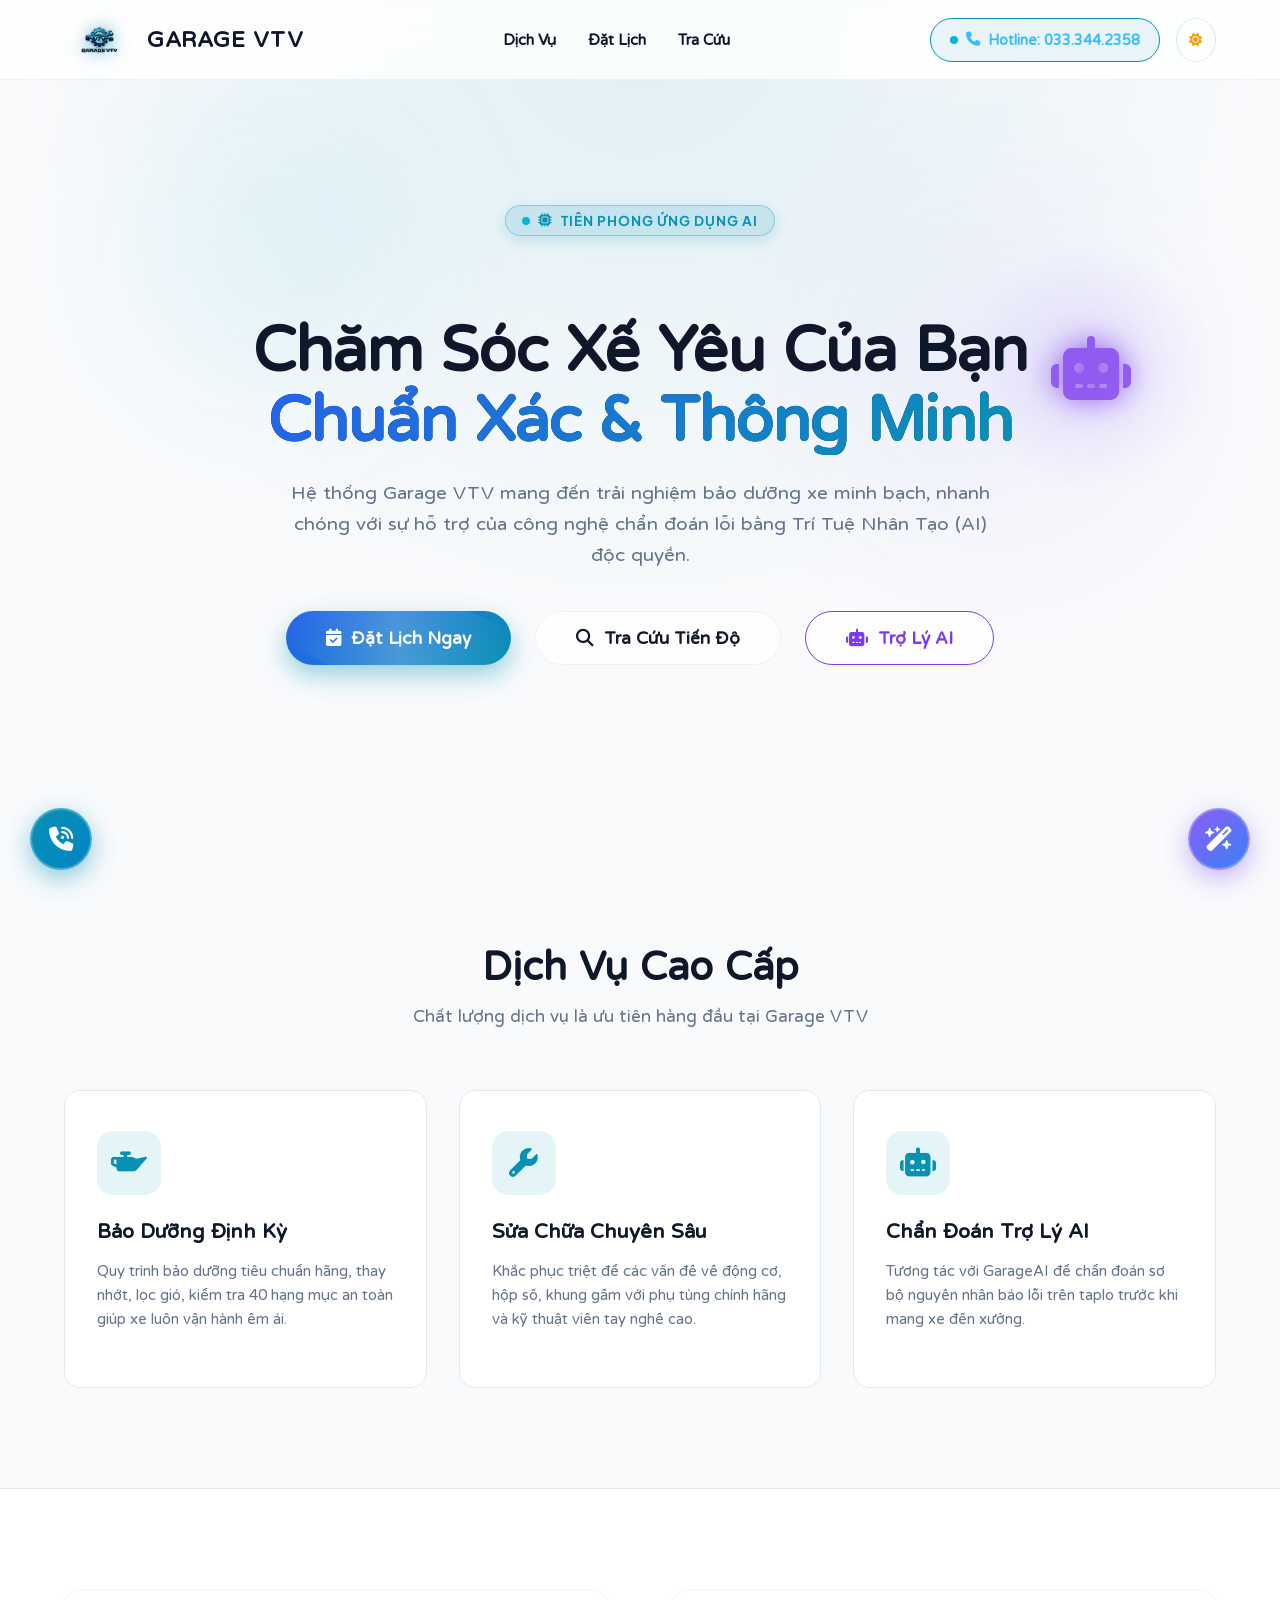
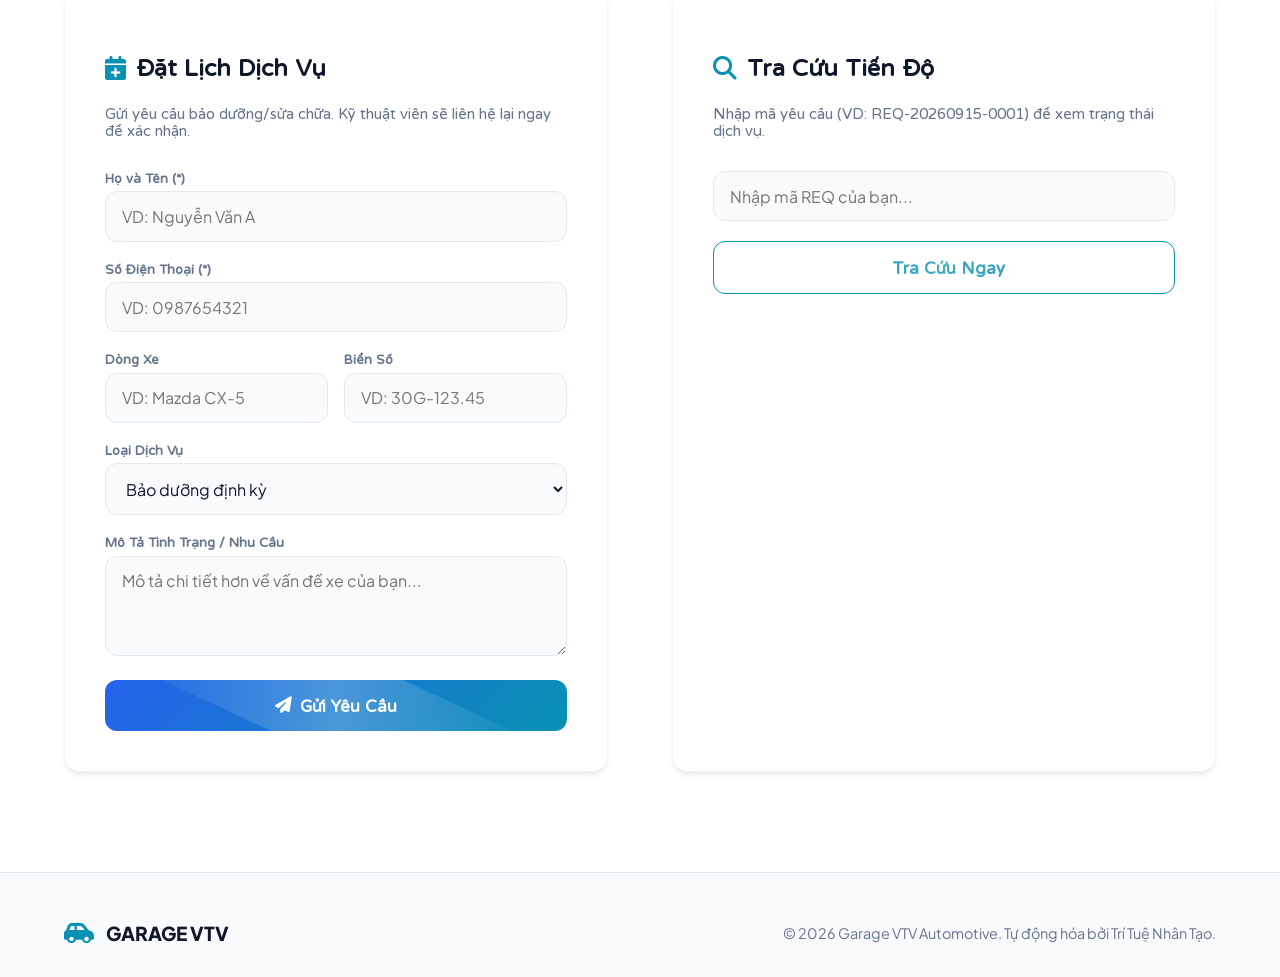
<file: index.html>
<!DOCTYPE html>
<html lang="vi" data-theme="dark">

<head>
  <meta charset="UTF-8">
  <meta name="viewport" content="width=device-width, initial-scale=1.0, maximum-scale=1.0, user-scalable=no">
  <title>Garage VTV - Chăm Sóc Xế Yêu Với Công Nghệ AI</title>
  <link rel="stylesheet" href="https://cdnjs.cloudflare.com/ajax/libs/font-awesome/6.4.0/css/all.min.css">
  <link rel="stylesheet" href="styles.css?v=6.0">
  <link rel="stylesheet" href="booking-success.css?v=1.0">
  <link rel="stylesheet" href="accessibility.css?v=1.0">
  <style>
    /* Premium Landing Page Specific Styles */
    :root {
      --landing-hero-bg: radial-gradient(circle at top, rgba(8, 145, 178, 0.15) 0%, rgba(15, 23, 42, 0) 60%);
      --glass-bg: rgba(19, 28, 46, 0.65);
      --glass-border: rgba(255, 255, 255, 0.08);
      --neon-cyan: #0891b2;
      --neon-glow: 0 0 20px rgba(8, 145, 178, 0.4);
    }

    [data-theme="light"] {
      --landing-hero-bg: radial-gradient(circle at top, rgba(8, 145, 178, 0.1) 0%, rgba(248, 250, 252, 0) 60%);
      --glass-bg: rgba(255, 255, 255, 0.8);
      --glass-border: rgba(0, 0, 0, 0.05);
      --neon-glow: 0 4px 15px rgba(8, 145, 178, 0.2);
    }

    body {
      background: var(--bg-primary);
      color: var(--text-main);
      font-family: 'Plus Jakarta Sans', "Huninn", sans-serif;
      margin: 0;
      padding: 0;
      overflow-x: hidden;
      display: block;
    }

    /* Navbar */
    .landing-header {
      position: fixed;
      top: 0;
      left: 0;
      right: 0;
      height: 80px;
      background: var(--glass-bg);
      backdrop-filter: blur(16px);
      -webkit-backdrop-filter: blur(16px);
      border-bottom: 1px solid var(--glass-border);
      display: flex;
      justify-content: space-between;
      align-items: center;
      padding: 0 5%;
      z-index: 1000;
      transition: all 0.3s ease;
    }

    .brand {
      display: flex;
      align-items: center;
      gap: 12px;
      text-decoration: none;
    }

    .brand img {
      height: 40px;
      filter: drop-shadow(0 0 8px rgba(8, 145, 178, 0.5));
    }

    .brand-text {
      font-weight: 800;
      font-size: 1.4rem;
      color: var(--text-main);
      letter-spacing: 0.5px;
    }

    .nav-links {
      display: flex;
      gap: 2rem;
      align-items: center;
    }

    .nav-links a {
      color: var(--text-main);
      text-decoration: none;
      font-weight: 600;
      font-size: 0.95rem;
      transition: color 0.2s;
    }

    .nav-links a:hover {
      color: var(--accent-cyan);
    }

    .header-actions {
      display: flex;
      gap: 1rem;
      align-items: center;
    }

    .btn-login {
      padding: 0.5rem 1.2rem;
      border-radius: 50px;
      border: 1px solid var(--accent-primary);
      color: var(--accent-primary);
      text-decoration: none;
      font-weight: 700;
      font-size: 0.9rem;
      transition: all 0.3s;
      background: rgba(59, 130, 246, 0.05);
    }

    .btn-login:hover {
      background: var(--accent-primary);
      color: #fff;
      box-shadow: 0 4px 15px rgba(59, 130, 246, 0.4);
    }

    /* Hero Section */
    .hero {
      padding: 160px 5% 100px;
      min-height: 90vh;
      display: flex;
      align-items: center;
      justify-content: center;
      text-align: center;
      background: var(--landing-hero-bg);
      position: relative;
    }

    .hero-content {
      max-width: 900px;
      z-index: 2;
    }

    .badge {
      display: inline-block;
      padding: 6px 16px;
      border-radius: 30px;
      background: rgba(8, 145, 178, 0.15);
      color: var(--accent-cyan);
      border: 1px solid rgba(8, 145, 178, 0.3);
      font-weight: 700;
      font-size: 0.85rem;
      letter-spacing: 1px;
      margin-bottom: 1.5rem;
      text-transform: uppercase;
      box-shadow: var(--neon-glow);
    }

    .hero h1 {
      font-size: 4rem;
      font-weight: 800;
      line-height: 1.1;
      margin-bottom: 1.5rem;
      background: var(--text-main);
      -webkit-background-clip: text;
      background-clip: text;
      -webkit-text-fill-color: transparent;
      letter-spacing: -1px;
    }

    .hero h1 span {
      background: var(--gradient-brand);
      -webkit-background-clip: text;
      background-clip: text;
      -webkit-text-fill-color: transparent;
    }

    .hero p {
      font-size: 1.2rem;
      color: var(--text-muted);
      line-height: 1.6;
      margin-bottom: 2.5rem;
      max-width: 700px;
      margin-inline: auto;
    }

    .hero-buttons {
      display: flex;
      gap: 1.5rem;
      justify-content: center;
      flex-wrap: wrap;
    }

    .btn-glow {
      padding: 1rem 2.5rem;
      border-radius: 50px;
      font-weight: 700;
      font-size: 1.1rem;
      text-decoration: none;
      transition: all 0.3s;
      border: none;
      cursor: pointer;
      display: inline-flex;
      align-items: center;
      gap: 10px;
    }

    .btn-primary-glow {
      background: var(--gradient-brand);
      color: #fff;
      box-shadow: 0 10px 25px rgba(8, 145, 178, 0.4);
    }

    .btn-primary-glow:hover {
      transform: translateY(-3px);
      box-shadow: 0 15px 35px rgba(8, 145, 178, 0.6);
    }

    .btn-secondary-glow {
      background: var(--glass-bg);
      color: var(--text-main);
      border: 1px solid var(--glass-border);
      backdrop-filter: blur(10px);
    }

    .btn-secondary-glow:hover {
      transform: translateY(-3px);
      border-color: var(--accent-cyan);
      box-shadow: 0 10px 25px rgba(0, 0, 0, 0.2);
    }

    /* Floating AI Element */
    .floating-ai {
      position: absolute;
      right: 5%;
      top: 30%;
      width: 250px;
      height: 250px;
      background: radial-gradient(circle, rgba(139, 92, 246, 0.15) 0%, transparent 70%);
      border-radius: 50%;
      animation: float 6s ease-in-out infinite;
      z-index: 1;
      pointer-events: none;
    }

    .floating-ai::after {
      content: '\f544';
      font-family: 'Font Awesome 6 Free';
      font-weight: 900;
      position: absolute;
      top: 50%;
      left: 50%;
      transform: translate(-50%, -50%);
      font-size: 4rem;
      color: var(--accent-purple);
      opacity: 0.8;
      filter: drop-shadow(0 0 15px var(--accent-purple));
    }

    @keyframes float {
      0% {
        transform: translateY(0px) rotate(0deg);
      }

      50% {
        transform: translateY(-20px) rotate(5deg);
      }

      100% {
        transform: translateY(0px) rotate(0deg);
      }
    }

    /* Services Section */
    .section {
      padding: 100px 5%;
      position: relative;
    }

    .section-title {
      text-align: center;
      margin-bottom: 4rem;
    }

    .section-title h2 {
      font-size: 2.5rem;
      font-weight: 800;
      margin-bottom: 1rem;
    }

    .section-title p {
      color: var(--text-muted);
      font-size: 1.1rem;
    }

    .services-grid {
      display: grid;
      grid-template-columns: repeat(auto-fit, minmax(300px, 1fr));
      gap: 2rem;
      max-width: 1200px;
      margin: 0 auto;
    }

    .service-card {
      background: var(--bg-card);
      border: 1px solid var(--border-color);
      border-radius: var(--radius-lg);
      padding: 2.5rem 2rem;
      transition: all 0.4s cubic-bezier(0.4, 0, 0.2, 1);
      position: relative;
      overflow: hidden;
    }

    .service-card::before {
      content: '';
      position: absolute;
      top: 0;
      left: 0;
      right: 0;
      height: 4px;
      background: var(--gradient-brand);
      opacity: 0;
      transition: opacity 0.4s;
    }

    .service-card:hover {
      transform: translateY(-10px);
      box-shadow: var(--shadow-lg);
      border-color: var(--border-subtle);
    }

    .service-card:hover::before {
      opacity: 1;
    }

    .service-icon {
      width: 64px;
      height: 64px;
      border-radius: 16px;
      background: rgba(8, 145, 178, 0.1);
      color: var(--accent-cyan);
      display: flex;
      align-items: center;
      justify-content: center;
      font-size: 1.8rem;
      margin-bottom: 1.5rem;
      transition: transform 0.4s;
    }

    .service-card:hover .service-icon {
      transform: scale(1.1) rotate(5deg);
      background: var(--gradient-brand);
      color: white;
      box-shadow: var(--neon-glow);
    }

    .service-card h3 {
      font-size: 1.3rem;
      font-weight: 700;
      margin-bottom: 1rem;
    }

    .service-card p {
      color: var(--text-muted);
      line-height: 1.6;
      font-size: 0.95rem;
    }

    /* Booking & Tracking Split Section */
    .action-section {
      background: var(--bg-card);
      border-top: 1px solid var(--border-color);
      padding: 100px 5%;
    }

    .action-container {
      max-width: 1200px;
      margin: 0 auto;
      display: grid;
      grid-template-columns: 1fr 1fr;
      gap: 4rem;
    }

    @media (max-width: 900px) {
      .action-container {
        grid-template-columns: 1fr;
        gap: 3rem;
      }

      .hero h1 {
        font-size: 2.8rem;
      }

      .nav-links {
        display: none;
      }
    }

    .glass-panel {
      background: var(--bg-sidebar);
      border: 1px solid var(--border-subtle);
      border-radius: var(--radius-lg);
      padding: 2.5rem;
      box-shadow: var(--shadow-md);
    }

    .glass-panel h3 {
      font-size: 1.5rem;
      margin-bottom: 1.5rem;
      display: flex;
      align-items: center;
      gap: 10px;
    }

    .glass-panel h3 i {
      color: var(--accent-cyan);
    }

    /* Forms */
    .form-group {
      margin-bottom: 1.25rem;
    }

    .form-label {
      display: block;
      margin-bottom: 0.5rem;
      font-weight: 600;
      color: var(--text-muted);
      font-size: 0.9rem;
    }

    .form-control {
      width: 100%;
      padding: 0.85rem 1rem;
      background: var(--bg-input);
      border: 1px solid var(--border-color);
      border-radius: var(--radius-md);
      color: var(--text-main);
      font-family: inherit;
      font-size: 1rem;
      transition: all 0.3s;
    }

    .form-control:focus {
      outline: none;
      border-color: var(--accent-primary);
      box-shadow: 0 0 0 3px rgba(59, 130, 246, 0.2);
    }

    textarea.form-control {
      resize: vertical;
      min-height: 100px;
    }

    .submit-btn {
      width: 100%;
      padding: 1rem;
      background: var(--gradient-brand);
      color: white;
      border: none;
      border-radius: var(--radius-md);
      font-weight: 700;
      font-size: 1.05rem;
      cursor: pointer;
      transition: all 0.3s;
      margin-top: 1rem;
      display: flex;
      align-items: center;
      justify-content: center;
      gap: 8px;
    }

    .submit-btn:hover {
      box-shadow: 0 8px 20px rgba(8, 145, 178, 0.4);
      transform: translateY(-2px);
    }

    /* Search Result */
    .search-result {
      margin-top: 1.5rem;
      padding: 1.5rem;
      border-radius: var(--radius-md);
      background: var(--bg-primary);
      border: 1px dashed var(--border-color);
      display: none;
    }

    /* Footer */
    footer {
      background: var(--bg-primary);
      border-top: 1px solid var(--border-color);
      padding: 3rem 5% 2rem;
      text-align: center;
    }

    .footer-content {
      max-width: 1200px;
      margin: 0 auto;
      display: flex;
      justify-content: space-between;
      align-items: center;
      flex-wrap: wrap;
      gap: 2rem;
    }

    .footer-text {
      color: var(--text-muted);
      font-size: 0.9rem;
    }

    /* Theme Toggle */
    .theme-toggle {
      background: transparent;
      border: 1px solid var(--border-color);
      color: var(--text-main);
      width: 40px;
      height: 40px;
      border-radius: 50%;
      display: flex;
      align-items: center;
      justify-content: center;
      cursor: pointer;
      transition: all 0.3s;
    }

    .theme-toggle:hover {
      background: var(--bg-card);
    }
  </style>
  <link rel="preconnect" href="https://fonts.googleapis.com">
  <link rel="preconnect" href="https://fonts.gstatic.com" crossorigin>
  <link href="https://fonts.googleapis.com/css2?family=Huninn&display=swap" rel="stylesheet">
</head>

<body>

  <!-- Navbar -->
  <header class="landing-header" id="navbar">
    <a href="#" class="brand">
      <img src="logo.png" alt="Logo" onerror="this.src='https://via.placeholder.com/40x40/0891b2/ffffff?text=VTV'">
      <span class="brand-text">GARAGE VTV</span>
    </a>

    <nav class="nav-links">
      <a href="#services">Dịch Vụ</a>
      <a href="#booking">Đặt Lịch</a>
      <a href="#tracking">Tra Cứu</a>
    </nav>

    <div class="header-actions">
      <button class="btn-login card-hover-lift" onclick="openPhoneContactModal()"
        style="border-color: #0891b2; color: #38bdf8; background: rgba(8, 145, 178, 0.08); cursor: pointer; display: inline-flex; align-items: center; gap: 8px;">
        <span class="live-dot cyan" style="margin: 0;"></span>
        <i class="fa-solid fa-phone"></i> Hotline: 033.344.2358
      </button>
      <button class="theme-toggle card-hover-lift" id="theme-btn" onclick="toggleTheme()"
        title="Chuyển chế độ Sáng/Tối">
        <i class="fa-solid fa-moon"></i>
      </button>
      <a href="login.html" class="btn-login" style="display: none;"><i class="fa-solid fa-lock"></i> Đăng Nhập Nội
        Bộ</a>
    </div>
  </header>

  <!-- Hero Section with Ambient Motion Orbs -->
  <section class="hero" style="position: relative; overflow: hidden;">
    <div class="ambient-glow-orb"
      style="top: 8%; left: 8%; width: 360px; height: 360px; background: radial-gradient(circle, rgba(6, 182, 212, 0.3) 0%, transparent 70%);">
    </div>
    <div class="ambient-glow-orb"
      style="top: 20%; right: 6%; width: 420px; height: 420px; background: radial-gradient(circle, rgba(139, 92, 246, 0.25) 0%, transparent 70%); animation-delay: -6s;">
    </div>
    <div class="floating-ai"></div>

    <div class="hero-content">
      <div class="badge anim-fade-in" style="display: inline-flex; align-items: center; gap: 8px;">
        <span class="live-dot cyan" style="margin: 0;"></span>
        <i class="fa-solid fa-microchip"></i> Tiên Phong Ứng Dụng AI
      </div>
      <h1 class="anim-fade-in anim-delay-1">Chăm Sóc Xế Yêu Của Bạn <span>Chuẩn Xác & Thông Minh</span></h1>
      <p class="anim-fade-in anim-delay-2">Hệ thống Garage VTV mang đến trải nghiệm bảo dưỡng xe minh bạch, nhanh chóng
        với sự hỗ trợ của công nghệ chẩn
        đoán lỗi bằng Trí Tuệ Nhân Tạo (AI) độc quyền.</p>

      <div class="hero-buttons anim-fade-in anim-delay-3">
        <a href="#booking" class="btn-glow btn-primary-glow btn-shimmer card-hover-lift">
          <i class="fa-regular fa-calendar-check"></i> Đặt Lịch Ngay
        </a>
        <a href="#tracking" class="btn-glow btn-secondary-glow card-hover-lift">
          <i class="fa-solid fa-magnifying-glass"></i> Tra Cứu Tiến Độ
        </a>
        <button onclick="openAIAssistantModal('Trợ lý GarageAI', 'Tư vấn các dịch vụ bảo dưỡng phù hợp cho xe của tôi')"
          class="btn-glow btn-secondary-glow card-hover-lift"
          style="border-color: var(--accent-purple); color: var(--accent-purple);">
          <i class="fa-solid fa-robot"></i> Trợ Lý AI
        </button>
      </div>
    </div>
  </section>

  <!-- Services Section -->
  <section id="services" class="section reveal-init">
    <div class="section-title">
      <h2>Dịch Vụ Cao Cấp</h2>
      <p>Chất lượng dịch vụ là ưu tiên hàng đầu tại Garage VTV</p>
    </div>
    <div class="services-grid">
      <div class="service-card card-hover-lift">
        <div class="service-icon"><i class="fa-solid fa-oil-can"></i></div>
        <h3>Bảo Dưỡng Định Kỳ</h3>
        <p>Quy trình bảo dưỡng tiêu chuẩn hãng, thay nhớt, lọc gió, kiểm tra 40 hạng mục an toàn giúp xe luôn vận hành
          êm ái.</p>
      </div>
      <div class="service-card card-hover-lift">
        <div class="service-icon"><i class="fa-solid fa-wrench"></i></div>
        <h3>Sửa Chữa Chuyên Sâu</h3>
        <p>Khắc phục triệt để các vấn đề về động cơ, hộp số, khung gầm với phụ tùng chính hãng và kỹ thuật viên tay nghề
          cao.</p>
      </div>
      <div class="service-card card-hover-lift">
        <div class="service-icon"><i class="fa-solid fa-robot"></i></div>
        <h3>Chẩn Đoán Trợ Lý AI</h3>
        <p>Tương tác với GarageAI để chẩn đoán sơ bộ nguyên nhân báo lỗi trên taplo trước khi mang xe đến xưởng.</p>
      </div>
    </div>
  </section>

  <!-- Action Section (Booking & Tracking) -->
  <section class="action-section">
    <div class="action-container">

      <!-- Booking Form -->
      <div id="booking" class="glass-panel card-hover-lift reveal-init">
        <h3><i class="fa-solid fa-calendar-plus"></i> Đặt Lịch Dịch Vụ</h3>
        <p style="color: var(--text-muted); margin-bottom: 2rem; font-size: 0.95rem;">
          Gửi yêu cầu bảo dưỡng/sửa chữa. Kỹ thuật viên sẽ liên hệ lại ngay để xác nhận.
        </p>

        <form id="bookingForm" onsubmit="handleBooking(event)">
          <div class="form-group">
            <label class="form-label" for="bf_name">Họ và Tên (*)</label>
            <input type="text" id="bf_name" class="form-control" required autocomplete="name"
              placeholder="VD: Nguyễn Văn A">
          </div>
          <div class="form-group">
            <label class="form-label" for="bf_phone">Số Điện Thoại (*)</label>
            <input type="tel" id="bf_phone" inputmode="numeric" pattern="[0-9]*" class="form-control" required autocomplete="tel"
              placeholder="VD: 0987654321">
          </div>
          <div style="display: grid; grid-template-columns: 1fr 1fr; gap: 1rem;">
            <div class="form-group">
              <label class="form-label" for="bf_model">Dòng Xe</label>
              <input type="text" id="bf_model" class="form-control" placeholder="VD: Mazda CX-5">
            </div>
            <div class="form-group">
              <label class="form-label" for="bf_plate">Biển Số</label>
              <input type="text" id="bf_plate" class="form-control" placeholder="VD: 30G-123.45">
            </div>
          </div>
          <div class="form-group">
            <label class="form-label" for="bf_service">Loại Dịch Vụ</label>
            <select id="bf_service" class="form-control">
              <option value="Bảo dưỡng định kỳ">Bảo dưỡng định kỳ</option>
              <option value="Sửa chữa">Sửa chữa hỏng hóc</option>
              <option value="Đồng sơn">Đồng sơn / Làm đẹp</option>
              <option value="Khác">Khác (Ghi chú thêm)</option>
            </select>
          </div>
          <div class="form-group">
            <label class="form-label" for="bf_desc">Mô Tả Tình Trạng / Nhu Cầu</label>
            <textarea id="bf_desc" class="form-control"
              placeholder="Mô tả chi tiết hơn về vấn đề xe của bạn..."></textarea>
          </div>

          <button type="submit" class="submit-btn btn-shimmer" id="btnSubmitBooking">
            <i class="fa-solid fa-paper-plane"></i> Gửi Yêu Cầu
          </button>
        </form>
      </div>

      <!-- Booking confirmation: shown after the API accepts the request -->
      <div id="booking-confirmation" class="booking-success-card" hidden aria-live="polite">
        <div class="booking-success-icon"><i class="fa-solid fa-check"></i></div>
        <p class="booking-success-kicker">ĐẶT LỊCH THÀNH CÔNG</p>
        <h3>Cảm ơn bạn đã gửi yêu cầu</h3>
        <p class="booking-success-copy">Thông tin đã được chuyển đến hệ thống lễ tân. Chúng tôi sẽ liên hệ lại để xác
          nhận lịch hẹn.</p>
        <div class="booking-code-box">
          <span>Mã theo dõi</span>
          <strong id="booking-success-code">Đang tạo mã...</strong>
        </div>
        <div class="booking-success-meta">
          <span><i class="fa-solid fa-user"></i> <b id="booking-success-name">—</b></span>
          <span><i class="fa-solid fa-phone"></i> <b id="booking-success-phone">—</b></span>
        </div>
        <div class="booking-success-actions">
          <button type="button" class="submit-btn btn-shimmer" onclick="copyBookingSuccessCode()"><i
              class="fa-regular fa-copy"></i> Sao chép mã</button>
          <button type="button" class="booking-secondary-btn" onclick="resetBookingSuccess()"><i
              class="fa-solid fa-plus"></i> Gửi yêu cầu khác</button>
        </div>
      </div>

      <!-- Tracking Form -->
      <div id="tracking" class="glass-panel card-hover-lift reveal-init">
        <h3><i class="fa-solid fa-search"></i> Tra Cứu Tiến Độ</h3>
        <p style="color: var(--text-muted); margin-bottom: 2rem; font-size: 0.95rem;">
          Nhập mã yêu cầu (VD: REQ-20260915-0001) để xem trạng thái dịch vụ.
        </p>

        <div class="form-group">
          <input type="text" id="track_input" class="form-control" placeholder="Nhập mã REQ của bạn..."
            autocomplete="off">
        </div>
        <button class="submit-btn btn-shimmer" onclick="handleTracking()"
          style="background: var(--bg-sidebar); border: 1px solid var(--accent-cyan); color: var(--accent-cyan);">
          <i class="fa-solid fa-radar"></i> Tra Cứu Ngay
        </button>

        <div id="search_result" class="search-result">
          <div style="text-align: center; color: var(--text-muted);">
            Vui lòng nhập thông tin để tra cứu.
          </div>
        </div>
      </div>

    </div>
  </section>

  <!-- Footer -->
  <footer>
    <div class="footer-content">
      <div class="brand">
        <i class="fa-solid fa-car-side" style="color: var(--accent-cyan); font-size: 1.5rem;"></i>
        <span style="font-weight: 800; font-size: 1.2rem; color: var(--text-main);">GARAGE VTV</span>
      </div>
      <div class="footer-text">
        &copy; 2026 Garage VTV Automotive. Tự động hóa bởi Trí Tuệ Nhân Tạo.
      </div>
    </div>
  </footer>

  <!-- Toast notification (thay thế alert) -->
  <div id="global-toast" style="
    position: fixed; top: 1.25rem; left: 50%; transform: translateX(-50%) translateY(-20px);
    min-width: 300px; max-width: 90vw;
    background: #1e293b; border: 1px solid rgba(255,255,255,0.1);
    border-radius: 12px; padding: 0.9rem 1.1rem;
    display: flex; align-items: center; gap: 0.75rem;
    box-shadow: 0 10px 30px rgba(0,0,0,0.5);
    z-index: 99999; opacity: 0;
    transition: all 0.3s cubic-bezier(0.34,1.56,0.64,1);
    pointer-events: none;
  ">
    <i id="global-toast-icon" class="fa-solid fa-circle-exclamation" style="font-size:1.1rem; flex-shrink:0;"></i>
    <span id="global-toast-text" style="font-size:0.88rem; color:#f8fafc; font-weight:500;"></span>
  </div>

  <script>
    let _toastTimer;
    function showToast(type, msg, duration = 4500) {
      const el = document.getElementById('global-toast');
      const icon = document.getElementById('global-toast-icon');
      const txt = document.getElementById('global-toast-text');
      const cfg = {
        error: { icon: 'fa-circle-exclamation', color: '#f43f5e' },
        warn: { icon: 'fa-triangle-exclamation', color: '#f59e0b' },
        success: { icon: 'fa-circle-check', color: '#10b981' },
      };
      const c = cfg[type] || cfg.error;
      icon.className = `fa-solid ${c.icon}`;
      icon.style.color = c.color;
      txt.textContent = msg;
      el.style.opacity = '1';
      el.style.transform = 'translateX(-50%) translateY(0)';
      clearTimeout(_toastTimer);
      _toastTimer = setTimeout(() => {
        el.style.opacity = '0';
        el.style.transform = 'translateX(-50%) translateY(-20px)';
      }, duration);
    }

    const themeBtn = document.getElementById('theme-btn');
    const htmlEl = document.documentElement;
    const savedTheme = localStorage.getItem('vtv_theme') || 'dark';
    htmlEl.setAttribute('data-theme', savedTheme);
    updateThemeIcon(savedTheme);

    function toggleTheme() {
      const current = htmlEl.getAttribute('data-theme');
      const next = current === 'dark' ? 'light' : 'dark';
      htmlEl.setAttribute('data-theme', next);
      localStorage.setItem('vtv_theme', next);
      updateThemeIcon(next);
    }

    function updateThemeIcon(theme) {
      themeBtn.innerHTML = theme === 'dark'
        ? '<i class="fa-solid fa-sun" style="color: #f59e0b;"></i>'
        : '<i class="fa-solid fa-moon"></i>';
    }

    window.addEventListener('scroll', () => {
      const nav = document.getElementById('navbar');
      if (window.scrollY > 50) {
        nav.style.background = 'var(--glass-bg)';
        nav.style.boxShadow = '0 4px 20px rgba(0,0,0,0.1)';
      } else {
        nav.style.background = 'var(--glass-bg)';
        nav.style.boxShadow = 'none';
      }
    });

    async function handleBooking(e) {
      e.preventDefault();
      const btn = document.getElementById('btnSubmitBooking');
      const originalText = btn.innerHTML;
      btn.innerHTML = '<i class="fa-solid fa-spinner fa-spin"></i> Đang Gửi...';
      btn.disabled = true;

      const payload = {
        fullName: document.getElementById('bf_name').value.trim(),
        phone: document.getElementById('bf_phone').value.trim(),
        vehicleBrand: "Không xác định",
        vehicleModel: document.getElementById('bf_model').value.trim(),
        licensePlate: document.getElementById('bf_plate').value.trim(),
        serviceType: document.getElementById('bf_service').value,
        description: document.getElementById('bf_desc').value.trim()
      };

      const isLocal = window.location.hostname === "127.0.0.1" || window.location.hostname === "localhost";
      const API_BASE = window.GARAGE_API_BASE || (isLocal ? `http://${window.location.hostname}:8000/api/v1` : "/api/v1");

      try {
        const ctrl = new AbortController();
        const timeoutId = setTimeout(() => ctrl.abort(), 10000);
        const response = await fetch(`${API_BASE}/customer-requests`, {
          method: 'POST',
          headers: { 'Content-Type': 'application/json' },
          body: JSON.stringify(payload),
          signal: ctrl.signal
        });
        clearTimeout(timeoutId);
        if (!response.ok) {
          const errorData = await response.json().catch(() => ({}));
          throw new Error(errorData.detail || `Máy chủ trả về lỗi ${response.status}.`);
        }
        const bookedData = await response.json();
        const finalCode = bookedData.requestCode || bookedData.request_code || bookedData.code;
        if (!finalCode) throw new Error('Phản hồi máy chủ không có mã yêu cầu.');
        showBookingSuccess({ ...payload, ...bookedData, requestCode: finalCode });
        showToast('success', `Đặt lịch thành công! Mã: ${finalCode}`);
      } catch (err) {
        const message = err.name === 'AbortError'
          ? 'Máy chủ phản hồi quá lâu. Vui lòng thử lại.'
          : (err.message || 'Không thể kết nối máy chủ.');
        showToast('error', `Không thể gửi yêu cầu: ${message}`);
      } finally {
        btn.innerHTML = originalText;
        btn.disabled = false;
      }
    }

    async function handleTracking() {
      const q = document.getElementById('track_input').value.trim();
      const resDiv = document.getElementById('search_result');
      resDiv.style.display = 'block';

      if (!q) {
        resDiv.innerHTML = '<div style="color: var(--accent-rose);"><i class="fa-solid fa-triangle-exclamation"></i> Vui lòng nhập mã hoặc số điện thoại!</div>';
        return;
      }

      resDiv.innerHTML = '<i class="fa-solid fa-spinner fa-spin"></i> Đang tìm kiếm...';

      const isLocal = window.location.hostname === "127.0.0.1" || window.location.hostname === "localhost";
      const API_BASE = window.GARAGE_API_BASE || (isLocal ? `http://${window.location.hostname}:8000/api/v1` : "/api/v1");

      try {
        const ctrl = new AbortController();
        const timeoutId = setTimeout(() => ctrl.abort(), 10000);
        const response = await fetch(`${API_BASE}/customer-requests/lookup?query=${encodeURIComponent(q)}`, {
          signal: ctrl.signal
        });
        clearTimeout(timeoutId);
        if (!response.ok) {
          const errorData = await response.json().catch(() => ({}));
          throw new Error(errorData.detail || `Máy chủ trả về lỗi ${response.status}.`);
        }
        const req = await response.json();

      if (req) {
        const statusMap = {
          Pending: ['#f59e0b', 'Chờ Xác Nhận'],
          Contacted: ['#3b82f6', 'Đã Liên Hệ'],
          Confirmed: ['#3b82f6', 'Đã Xác Nhận'],
          InProgress: ['#10b981', 'Đang Xử Lý'],
          Completed: ['#059669', 'Hoàn Thành'],
          Cancelled: ['#ef4444', 'Đã Hủy'],
          Rejected: ['#ef4444', 'Đã Từ Chối'],
          PENDING: ['#f59e0b', 'Chờ Xác Nhận'],
          APPROVED: ['#3b82f6', 'Đã Phê Duyệt'],
          IN_PROGRESS: ['#10b981', 'Đang Xử Lý'],
          COMPLETED: ['#059669', 'Hoàn Thành'],
          CANCELLED: ['#ef4444', 'Đã Hủy']
        };
        const [statusColor, statusText] = statusMap[req.status] || ['#94a3b8', req.status || 'Đang xử lý'];

        const html = `
          <div style="background: var(--bg-card); padding: 1rem; border-radius: 8px; margin-bottom: 0.8rem; border-left: 4px solid ${statusColor};">
            <div style="display: flex; justify-content: space-between; margin-bottom: 0.5rem;">
              <strong style="color: var(--text-main);">${req.requestCode || 'Yêu Cầu'}</strong>
              <span style="background: ${statusColor}20; color: ${statusColor}; padding: 2px 8px; border-radius: 12px; font-size: 0.75rem; font-weight: 700;">${statusText}</span>
            </div>
            <div style="font-size: 0.85rem; color: var(--text-muted); margin-bottom: 0.25rem;"><i class="fa-solid fa-user"></i> Khách hàng: ${req.fullName || '—'} (${req.phone || '—'})</div>
            <div style="font-size: 0.85rem; color: var(--text-muted); margin-bottom: 0.25rem;"><i class="fa-solid fa-car"></i> Xe: ${req.vehicleModel || req.vehicleBrand || '—'} (${req.licensePlate || '—'})</div>
            <div style="font-size: 0.85rem; color: var(--text-muted); margin-bottom: 0.25rem;"><i class="fa-solid fa-screwdriver-wrench"></i> Dịch vụ: ${req.serviceType || 'Đang tiếp nhận'}</div>
            <div style="font-size: 0.85rem; color: var(--text-muted);"><i class="fa-regular fa-clock"></i> Thời gian: ${req.createdAt ? new Date(req.createdAt).toLocaleString('vi-VN') : 'Mới tạo'}</div>
          </div>
        `;
        resDiv.innerHTML = html;
      }
      } catch (err) {
        const message = err.name === 'AbortError'
          ? 'Máy chủ phản hồi quá lâu. Vui lòng thử lại.'
          : (err.message || 'Không thể kết nối máy chủ.');
        resDiv.innerHTML = `<div style="color: var(--accent-rose);"><i class="fa-solid fa-circle-exclamation"></i> ${message}</div>`;
      }
    }
  </script>

  <!-- Modal AI Garage Assistant (GarageAI) -->
  <div id="modal-ai-result" class="modal-backdrop">
    <div class="modal-card garage-ai-modal"
      style="max-width: 580px; width: 95%; padding: 0; overflow: hidden; border-radius: 18px; background: #0f172a; border: 1px solid rgba(148, 163, 184, 0.2); box-shadow: 0 25px 50px -12px rgba(0, 0, 0, 0.7);">
      <div class="garage-ai-header"
        style="display: flex; justify-content: space-between; align-items: center; padding: 1.15rem 1.35rem; background: #0f172a; border-bottom: 1px solid rgba(255, 255, 255, 0.06);">
        <div style="display: flex; align-items: center; gap: 0.85rem;">
          <div class="ai-header-icon"
            style="width: 42px; height: 42px; border-radius: 12px; background: linear-gradient(135deg, #164e63 0%, #0891b2 100%); display: flex; align-items: center; justify-content: center; color: #67e8f9; font-size: 1.25rem; box-shadow: 0 4px 12px rgba(8, 145, 178, 0.3);">
            <i class="fa-solid fa-wand-magic-sparkles"></i>
          </div>
          <div>
            <h3 id="modal-ai-title" style="font-family: " Huninn", sans-serif; color: #ffffff; font-size: 1.2rem;
              font-weight: 700; margin: 0; line-height: 1.2;">
              Trợ lý GarageAI</h3>
            <span
              style="font-size: 0.7rem; font-weight: 700; letter-spacing: 0.08em; color: #64748b; text-transform: uppercase; margin-top: 3px; display: block;">Tư
              Vấn Trước Khi Đến Garage</span>
          </div>
        </div>
        <button class="close-btn" onclick="closeModal('modal-ai-result')"
          style="color: #94a3b8; font-size: 1.35rem; background: transparent; border: none; cursor: pointer; padding: 0.2rem 0.5rem; transition: color 0.2s;"
          title="Đóng">
          <i class="fa-solid fa-xmark"></i>
        </button>
      </div>
      <div class="garage-ai-banner"
        style="background: rgba(255, 255, 255, 0.03); padding: 0.75rem 1.35rem; border-bottom: 1px solid rgba(255, 255, 255, 0.05); font-size: 0.82rem; color: #94a3b8; line-height: 1.45;">
        Không nhập mật khẩu, mã OTP hoặc dữ liệu nhạy cảm. AI chỉ tư vấn sơ bộ, không thay thế kỹ thuật viên kiểm tra
        trực tiếp.
      </div>
      <div id="modal-ai-chat-body" class="garage-ai-body"
        style="padding: 1.35rem; max-height: 380px; min-height: 240px; overflow-y: auto; display: flex; flex-direction: column; gap: 1.25rem; background: #0f172a;">
        <div class="garage-ai-msg-row ai-msg" style="display: flex; gap: 0.85rem; align-items: flex-start;">
          <div class="ai-msg-avatar"
            style="width: 36px; height: 36px; border-radius: 10px; background: rgba(14, 116, 144, 0.3); border: 1px solid rgba(6, 182, 212, 0.3); display: flex; align-items: center; justify-content: center; color: #38bdf8; font-size: 1rem; flex-shrink: 0; margin-top: 2px;">
            <i class="fa-solid fa-wand-magic-sparkles"></i>
          </div>
          <div class="ai-msg-bubble"
            style="background: rgba(30, 41, 59, 0.65); border: 1px solid rgba(148, 163, 184, 0.15); border-radius: 14px; padding: 1.1rem 1.25rem; color: #e2e8f0; font-size: 0.92rem; line-height: 1.6; max-width: 88%;">
            Tôi có thể giải thích dịch vụ, combo bảo dưỡng và quy trình đặt lịch. Bạn có thể nêu loại xe và số km trong
            câu hỏi để tôi gợi ý sát hơn. Tôi không thể chẩn đoán xe hoặc xác nhận an toàn từ xa; với dấu hiệu bất
            thường, hãy liên hệ garage để được kiểm tra trực tiếp.
          </div>
        </div>
      </div>
      <div class="garage-ai-footer"
        style="padding: 1.15rem 1.35rem; background: #0f172a; border-top: 1px solid rgba(255, 255, 255, 0.06); display: flex; gap: 0.75rem; align-items: flex-end;">
        <div style="flex: 1;">
          <textarea id="modal-ai-question-input" class="garage-ai-input" rows="2"
            placeholder="Ví dụ: Xe máy đã đi 5.000 km nên bảo dưỡng gì?"
            style="width: 100%; background: rgba(30, 41, 59, 0.5); border: 1px solid rgba(148, 163, 184, 0.2); border-radius: 14px; color: #f8fafc; padding: 0.85rem 1rem; font-size: 0.92rem; resize: none; font-family: inherit; outline: none; transition: border-color 0.2s, box-shadow 0.2s; box-sizing: border-box;"
            onkeydown="if(event.key === 'Enter' && !event.shiftKey) { event.preventDefault(); submitModalAIQuestion(); }"></textarea>
        </div>
        <button class="garage-ai-send-btn" onclick="submitModalAIQuestion()" title="Gửi câu hỏi"
          style="width: 48px; height: 48px; border-radius: 12px; background: #2b7a8c; color: white; border: none; cursor: pointer; display: flex; align-items: center; justify-content: center; font-size: 1.1rem; flex-shrink: 0; transition: all 0.2s ease;">
          <i class="fa-solid fa-paper-plane" style="transform: rotate(10deg);"></i>
        </button>
      </div>
    </div>
  </div>

  <!-- Modal Phone Contact Popup (Liên Hệ SĐT & Hotline) -->
  <div id="modal-phone-contact" class="modal-backdrop">
    <div class="modal-card phone-contact-card"
      style="max-width: 500px; width: 95%; padding: 0; overflow: hidden; border-radius: 18px; background: #0f172a; border: 1px solid rgba(148, 163, 184, 0.2); box-shadow: 0 25px 50px -12px rgba(0, 0, 0, 0.7);">
      <div
        style="display: flex; justify-content: space-between; align-items: center; padding: 1.15rem 1.35rem; background: #0f172a; border-bottom: 1px solid rgba(255, 255, 255, 0.06);">
        <div style="display: flex; align-items: center; gap: 0.85rem;">
          <div
            style="width: 42px; height: 42px; border-radius: 12px; background: linear-gradient(135deg, #155e75 0%, #0891b2 100%); display: flex; align-items: center; justify-content: center; color: #67e8f9; font-size: 1.25rem; box-shadow: 0 4px 12px rgba(8, 145, 178, 0.3);">
            <i class="fa-solid fa-phone-volume"></i>
          </div>
          <div>
            <h3
              style="font-family: 'Huninn', sans-serif; color: #ffffff; font-size: 1.15rem; font-weight: 700; margin: 0;">
              Hotline Liên Hệ Garage VTV</h3>
            <span
              style="font-size: 0.72rem; font-weight: 700; letter-spacing: 0.06em; color: #64748b; text-transform: uppercase;">Tư
              Vấn Trực Tiếp Qua Số Điện Thoại</span>
          </div>
        </div>
        <button class="close-btn" onclick="closeModal('modal-phone-contact')"
          style="color: #94a3b8; font-size: 1.35rem; background: transparent; border: none; cursor: pointer; padding: 0.2rem 0.5rem;"
          title="Đóng">
          <i class="fa-solid fa-xmark"></i>
        </button>
      </div>
      <div style="padding: 1.35rem; background: #0f172a; display: flex; flex-direction: column; gap: 1rem;">
        <div
          style="background: rgba(30, 41, 59, 0.6); border: 1px solid rgba(148, 163, 184, 0.15); border-radius: 14px; padding: 1.1rem; display: flex; align-items: center; justify-content: space-between;">
          <div>
            <div style="font-size: 0.78rem; color: #94a3b8; font-weight: 600;">📞 HOTLINE KĨ THUẬT & ĐẶT LỊCH (24/7):
            </div>
            <div style="font-size: 1.35rem; font-weight: 800; color: #38bdf8; font-family: " Huninn", sans-serif;
              margin-top: 2px;">
              033.344.2358</div>
            <div style="font-size: 0.75rem; color: #64748b; margin-top: 2px;">Lễ tân & KTV Trưởng trực cuộc gọi</div>
          </div>
          <div style="display: flex; gap: 0.5rem;">
            <button class="btn btn-secondary btn-sm"
              onclick="copyTextToClipboard('0333442358', 'Số điện thoại Hotline')" title="Sao chép SĐT">
              <i class="fa-solid fa-copy"></i>
            </button>
            <a href="tel:0333442358" class="btn btn-primary btn-sm"
              style="background: #0891b2; border: none; font-weight: 700; padding: 0.5rem 1rem; border-radius: 6px; color: white; text-decoration: none;">
              <i class="fa-solid fa-phone"></i> Gọi Ngay
            </a>
          </div>
        </div>
        <div
          style="background: rgba(30, 41, 59, 0.6); border: 1px solid rgba(244, 63, 94, 0.25); border-radius: 14px; padding: 1.1rem; display: flex; align-items: center; justify-content: space-between;">
          <div>
            <div style="font-size: 0.78rem; color: #f43f5e; font-weight: 600;">🚨 HOTLINE CỨU HỘ GẦM & SỬA LƯU ĐỘNG:
            </div>
            <div style="font-size: 1.35rem; font-weight: 800; color: #fb7185; font-family: " Huninn", sans-serif;
              margin-top: 2px;">
              1900.6868</div>
            <div style="font-size: 0.75rem; color: #64748b; margin-top: 2px;">Xe kéo cứu hộ & KTV cơ động đến tận nơi
            </div>
          </div>
          <a href="tel:19006868" class="btn btn-primary btn-sm"
            style="background: #e11d48; border: none; font-weight: 700; padding: 0.5rem 1rem; border-radius: 6px; color: white; text-decoration: none;">
            <i class="fa-solid fa-truck-medical"></i> Cứu Hộ
          </a>
        </div>
        <div
          style="background: var(--bg-card); border: 1px solid var(--border-color); border-radius: 14px; padding: 1.1rem; margin-top: 0.25rem;">
          <h4
            style="font-family: Arial; font-size: 0.95rem; color: var(--text-main); margin-bottom: 0.75rem; display: flex; align-items: center; gap: 0.5rem;">
            <i class="fa-solid fa-clock-rotate-left" style="color: #38bdf8;"></i> Hoặc yêu cầu Garage gọi lại trong 5
            phút:
          </h4>
          <form onsubmit="submitCallbackRequest(event)">
            <div style="display: flex; gap: 0.5rem; margin-bottom: 0.75rem;">
              <input type="tel" id="cb-phone" inputmode="numeric" pattern="[0-9]*" class="form-control" placeholder="Nhập SĐT của bạn..." required
                style="background: var(--bg-input); border-color: var(--border-color); color: var(--text-main);">
              <select id="cb-time" class="form-control"
                style="width: 140px; background: var(--bg-input); border-color: var(--border-color); color: var(--text-main);">
                <option value="immediate" style="background: var(--bg-card); color: var(--text-main);">Gọi ngay (5p)
                </option>
                <option value="morning" style="background: var(--bg-card); color: var(--text-main);">Sáng (8h-11h)
                </option>
                <option value="afternoon" style="background: var(--bg-card); color: var(--text-main);">Chiều (14h-17h)
                </option>
              </select>
            </div>
            <button type="submit" class="btn btn-primary"
              style="width: 100%; justify-content: center; background: linear-gradient(135deg, #2563eb, #3b82f6); border: none; padding: 0.75rem; border-radius: 8px; color: white; font-weight: bold; cursor: pointer;">
              <i class="fa-solid fa-paper-plane"></i> Gửi Yêu Cầu Gọi Lại
            </button>
          </form>
        </div>
      </div>
    </div>
  </div>

  <button class="floating-phone-trigger phone-ring-anim" onclick="openPhoneContactModal()" title="Hotline Tư Vấn (24/7)"
    style="position: fixed; bottom: 30px; left: 30px; width: 62px; height: 62px; border-radius: 50%; background: linear-gradient(135deg, #0891b2, #0284c7); color: white; border: 2px solid rgba(255,255,255,0.25); font-size: 1.55rem; display: flex; align-items: center; justify-content: center; cursor: pointer; box-shadow: 0 8px 25px rgba(8, 145, 178, 0.45); z-index: 9999; transition: transform 0.3s cubic-bezier(0.34, 1.56, 0.64, 1);">
    <i class="fa-solid fa-phone-volume"></i>
  </button>

  <button class="floating-ai-trigger card-hover-lift" onclick="openAIAssistantModal('Trợ lý GarageAI', 'Tư vấn nhanh')"
    title="Mở Trợ lý GarageAI"
    style="position: fixed; bottom: 30px; right: 30px; width: 62px; height: 62px; border-radius: 50%; background: linear-gradient(135deg, #8b5cf6, #3b82f6); color: white; border: 2px solid rgba(255,255,255,0.25); font-size: 1.55rem; display: flex; align-items: center; justify-content: center; cursor: pointer; box-shadow: 0 8px 25px rgba(139, 92, 246, 0.45); z-index: 9999; transition: transform 0.3s cubic-bezier(0.34, 1.56, 0.64, 1);">
    <i class="fa-solid fa-wand-magic-sparkles"></i>
  </button>

  <script src="static-config.js?v=1.0"></script>
  <script src="app.js?v=11.0"></script>
  <script>
    // Smooth Scroll Reveal Engine
    document.addEventListener('DOMContentLoaded', () => {
      const revealElements = document.querySelectorAll('.reveal-init');
      if ('IntersectionObserver' in window) {
        const observer = new IntersectionObserver((entries) => {
          entries.forEach(entry => {
            if (entry.isIntersecting) {
              entry.target.classList.add('is-revealed');
              observer.unobserve(entry.target);
            }
          });
        }, { threshold: 0.15, rootMargin: '0px 0px -40px 0px' });

        revealElements.forEach(el => observer.observe(el));
      } else {
        // Fallback for older browsers
        revealElements.forEach(el => el.classList.add('is-revealed'));
      }
    });
  </script>
</body>

</html>
</file>
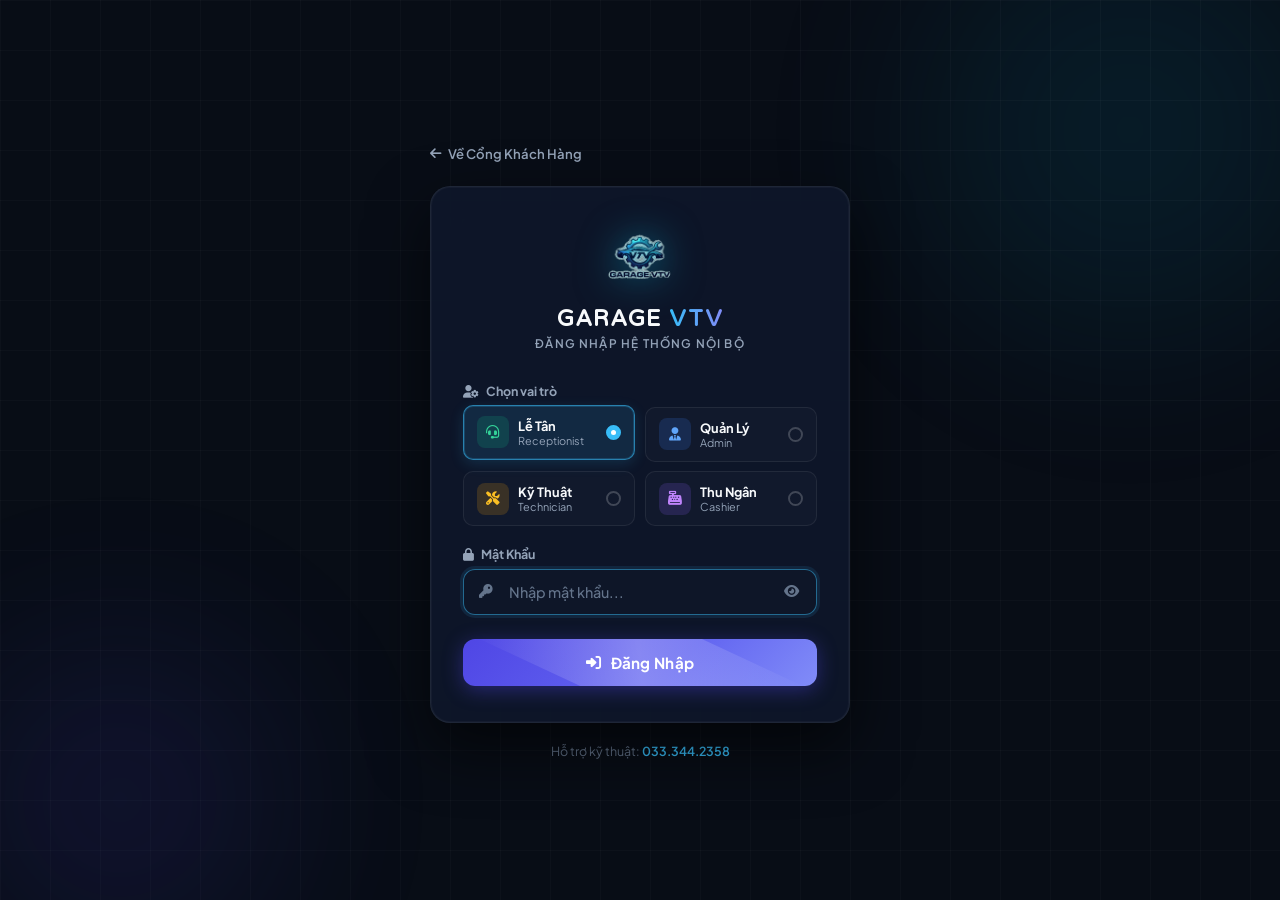
<file: login.html>
<!DOCTYPE html>
<html lang="vi" data-theme="dark">

<head>
  <meta charset="UTF-8">
  <meta name="viewport" content="width=device-width, initial-scale=1.0, maximum-scale=1.0, user-scalable=no">
  <title>Đăng Nhập — Garage VTV Engine Pro</title>
  <meta name="description" content="Trang đăng nhập nội bộ dành cho nhân viên Garage VTV.">
  <link rel="stylesheet" href="https://cdnjs.cloudflare.com/ajax/libs/font-awesome/6.4.0/css/all.min.css">
  <link rel="preconnect" href="https://fonts.googleapis.com">
  <link rel="preconnect" href="https://fonts.gstatic.com" crossorigin>
  <link href="https://fonts.googleapis.com/css2?family=Huninn&family=Plus+Jakarta+Sans:wght@400;500;600;700;800&display=swap" rel="stylesheet">

  <style>
    *, *::before, *::after { box-sizing: border-box; margin: 0; padding: 0; }

    :root {
      --bg: #080d16;
      --card: #0f172a;
      --border: rgba(255,255,255,0.07);
      --border-focus: rgba(56,189,248,0.5);
      --text: #f8fafc;
      --muted: #94a3b8;
      --light: #64748b;
      --cyan: #38bdf8;
      --red: #f43f5e;
      --amber: #f59e0b;
    }

    html, body {
      min-height: 100vh;
      font-family: 'Plus Jakarta Sans', 'Huninn', sans-serif;
      background: var(--bg);
      color: var(--text);
    }

    body {
      display: flex;
      align-items: center;
      justify-content: center;
      padding: 1.5rem;
      position: relative;
    }

    /* Gradient orbs */
    body::before, body::after {
      content: '';
      position: fixed;
      border-radius: 50%;
      filter: blur(80px);
      opacity: 0.15;
      pointer-events: none;
      animation: orbFloat 8s ease-in-out infinite alternate;
    }
    body::before {
      width: 500px; height: 500px;
      top: -120px; right: -100px;
      background: radial-gradient(circle, #0891b2, transparent);
    }
    body::after {
      width: 400px; height: 400px;
      bottom: -100px; left: -80px;
      background: radial-gradient(circle, #4f46e5, transparent);
      animation-delay: -4s;
    }
    @keyframes orbFloat {
      from { transform: translate(0,0) scale(1); }
      to   { transform: translate(30px,20px) scale(1.1); }
    }

    /* Grid lines */
    .grid-bg {
      position: fixed; inset: 0;
      background-image:
        linear-gradient(rgba(255,255,255,0.022) 1px, transparent 1px),
        linear-gradient(90deg, rgba(255,255,255,0.022) 1px, transparent 1px);
      background-size: 50px 50px;
      pointer-events: none;
    }

    /* Wrapper */
    .login-wrap {
      position: relative;
      z-index: 1;
      width: 100%;
      max-width: 420px;
      animation: slideUp 0.45s cubic-bezier(0.34,1.56,0.64,1) both;
    }
    @keyframes slideUp {
      from { opacity: 0; transform: translateY(24px); }
      to   { opacity: 1; transform: translateY(0); }
    }

    /* Back link */
    .back-link {
      display: inline-flex;
      align-items: center;
      gap: 0.45rem;
      color: var(--muted);
      font-size: 0.82rem;
      font-weight: 600;
      text-decoration: none;
      margin-bottom: 1.5rem;
      transition: color 0.2s;
    }
    .back-link:hover { color: var(--cyan); }

    /* Card */
    .login-card {
      background: rgba(15,23,42,0.93);
      border: 1px solid var(--border);
      border-radius: 20px;
      padding: 2.25rem 2rem;
      box-shadow: 0 25px 60px rgba(0,0,0,0.6), 0 0 0 1px rgba(255,255,255,0.03) inset;
      backdrop-filter: blur(20px);
    }

    /* Brand */
    .brand-section { text-align: center; margin-bottom: 2rem; }
    .brand-logo {
      height: 68px; width: auto; object-fit: contain;
      display: block; margin: 0 auto 0.9rem;
      filter: drop-shadow(0 0 18px rgba(8,145,178,0.5));
      animation: logoGlow 3s ease-in-out infinite alternate;
    }
    @keyframes logoGlow {
      from { filter: drop-shadow(0 0 10px rgba(8,145,178,0.35)); }
      to   { filter: drop-shadow(0 0 22px rgba(8,145,178,0.65)); }
    }
    .brand-title {
      font-family: 'Huninn', sans-serif;
      font-size: 1.45rem; font-weight: 800;
      color: var(--text); letter-spacing: 0.04em;
    }
    .brand-title span {
      background: linear-gradient(90deg, #38bdf8, #818cf8);
      -webkit-background-clip: text;
      background-clip: text;
      -webkit-text-fill-color: transparent;
    }
    .brand-sub {
      font-size: 0.74rem; color: var(--muted);
      font-weight: 600; letter-spacing: 0.1em;
      text-transform: uppercase; margin-top: 0.3rem;
    }

    /* Role cards */
    .role-grid {
      display: grid;
      grid-template-columns: repeat(2, 1fr);
      gap: 0.6rem;
      margin-bottom: 1.25rem;
    }
    .role-card {
      display: flex; align-items: center; gap: 0.6rem;
      padding: 0.65rem 0.8rem;
      border-radius: 10px;
      border: 1px solid rgba(255,255,255,0.07);
      background: rgba(255,255,255,0.02);
      cursor: pointer;
      transition: all 0.22s cubic-bezier(0.16, 1, 0.3, 1);
      position: relative;
    }
    .role-card:hover { 
      border-color: rgba(56,189,248,0.4); 
      background: rgba(56,189,248,0.06); 
      transform: translateY(-2px);
    }
    .role-card.selected {
      border-color: rgba(56,189,248,0.6);
      background: rgba(56,189,248,0.12);
      box-shadow: 0 4px 14px rgba(56,189,248,0.15), 0 0 0 1px rgba(56,189,248,0.2) inset;
      transform: translateY(-2px);
    }
    .role-card input { position: absolute; opacity: 0; width: 0; height: 0; }

    .role-icon {
      width: 32px; height: 32px; border-radius: 8px;
      display: flex; align-items: center; justify-content: center;
      font-size: 0.85rem; flex-shrink: 0;
    }
    .role-icon.blue   { background: rgba(59,130,246,0.18); color: #60a5fa; }
    .role-icon.green  { background: rgba(16,185,129,0.18); color: #34d399; }
    .role-icon.amber  { background: rgba(245,158,11,0.18); color: #fbbf24; }
    .role-icon.purple { background: rgba(139,92,246,0.18); color: #c084fc; }

    .role-info { flex: 1; overflow: hidden; }
    .role-name { font-size: 0.8rem; font-weight: 700; color: var(--text); }
    .role-desc { font-size: 0.68rem; color: var(--muted); }

    .role-check {
      width: 15px; height: 15px; border-radius: 50%;
      border: 2px solid rgba(255,255,255,0.2);
      display: flex; align-items: center; justify-content: center;
      flex-shrink: 0; transition: all 0.15s;
    }
    .role-card.selected .role-check {
      background: var(--cyan); border-color: var(--cyan);
    }
    .role-card.selected .role-check::after {
      content: ''; width: 5px; height: 5px;
      border-radius: 50%; background: white;
    }

    /* Form */
    .form-label {
      display: block; font-size: 0.78rem; font-weight: 700;
      color: var(--muted); margin-bottom: 0.45rem;
    }
    .input-wrap { position: relative; margin-bottom: 1.5rem; }
    .input-icon {
      position: absolute; left: 1rem; top: 50%;
      transform: translateY(-50%); color: var(--light);
      font-size: 0.85rem; pointer-events: none;
    }
    .form-input {
      width: 100%;
      background: rgba(15,23,42,0.8);
      border: 1px solid rgba(255,255,255,0.09);
      border-radius: 12px;
      color: var(--text);
      font-family: inherit; font-size: 0.9rem; font-weight: 500;
      padding: 0.8rem 2.8rem;
      outline: none;
      transition: border-color 0.2s, box-shadow 0.2s;
    }
    .form-input:focus {
      border-color: var(--border-focus);
      box-shadow: 0 0 0 3px rgba(56,189,248,0.1);
    }
    .form-input::placeholder { color: var(--light); }

    .pwd-toggle {
      position: absolute; right: 0.85rem; top: 50%;
      transform: translateY(-50%);
      background: none; border: none; color: var(--light);
      cursor: pointer; padding: 0.25rem; font-size: 0.85rem;
      transition: color 0.2s; line-height: 1;
    }
    .pwd-toggle:hover { color: var(--cyan); }

    /* Error message inline */
    .error-msg {
      display: none;
      align-items: center;
      gap: 0.5rem;
      background: rgba(244,63,94,0.1);
      border: 1px solid rgba(244,63,94,0.25);
      border-radius: 10px;
      padding: 0.7rem 0.9rem;
      font-size: 0.83rem;
      color: #fda4af;
      margin-bottom: 1rem;
      animation: fadeIn 0.2s ease;
    }
    .error-msg.show { display: flex; }
    @keyframes fadeIn { from { opacity: 0; transform: translateY(-4px); } to { opacity: 1; transform: translateY(0); } }

    /* Submit button */
    .btn-login {
      width: 100%;
      display: flex; align-items: center; justify-content: center; gap: 0.6rem;
      padding: 0.88rem 1.5rem;
      background: linear-gradient(135deg, #4f46e5 0%, #6366f1 60%, #818cf8 100%);
      color: white; border: none; border-radius: 12px;
      font-family: inherit; font-size: 0.95rem; font-weight: 700;
      cursor: pointer;
      transition: all 0.2s ease;
      box-shadow: 0 4px 20px rgba(79,70,229,0.4);
      letter-spacing: 0.02em;
      position: relative; overflow: hidden;
    }
    .btn-login::before {
      content: ''; position: absolute; inset: 0;
      background: linear-gradient(135deg, rgba(255,255,255,0.18), transparent);
      opacity: 0; transition: opacity 0.2s;
    }
    .btn-login::after {
      content: '';
      position: absolute;
      top: -50%;
      left: -50%;
      width: 200%;
      height: 200%;
      background: linear-gradient(
        60deg,
        transparent 25%,
        rgba(255, 255, 255, 0.25) 50%,
        transparent 75%
      );
      transform: rotate(25deg);
      animation: shimmerSweep 4.5s infinite cubic-bezier(0.4, 0, 0.2, 1);
      pointer-events: none;
    }
    @keyframes shimmerSweep {
      0% { transform: translateX(-120%) rotate(25deg); }
      100% { transform: translateX(250%) rotate(25deg); }
    }
    .btn-login:hover::before { opacity: 1; }
    .btn-login:hover { transform: translateY(-2px); box-shadow: 0 8px 30px rgba(79,70,229,0.55); }
    .btn-login:active { transform: translateY(0); }
    .btn-login:disabled { opacity: 0.6; cursor: not-allowed; transform: none; }

    /* Shake */
    @keyframes shake {
      0%,100% { transform: translateX(0); }
      20% { transform: translateX(-6px); }
      40% { transform: translateX(6px); }
      60% { transform: translateX(-4px); }
      80% { transform: translateX(4px); }
    }
    .shake { animation: shake 0.35s ease; }

    @keyframes spin { to { transform: rotate(360deg); } }
    .spin { animation: spin 0.8s linear infinite; }

    /* Footer */
    .login-footer {
      text-align: center; margin-top: 1.25rem;
      font-size: 0.78rem; color: var(--light);
    }
    .login-footer a { color: var(--cyan); text-decoration: none; font-weight: 600; }
    .login-footer a:hover { text-decoration: underline; }
  </style>
</head>

<body>
  <div class="grid-bg"></div>

  <div class="login-wrap">

    <a href="customer.html" class="back-link">
      <i class="fa-solid fa-arrow-left"></i> Về Cổng Khách Hàng
    </a>

    <div class="login-card">

      <!-- Brand -->
      <div class="brand-section">
        <img src="logo.png" alt="Garage VTV Logo" class="brand-logo">
        <h1 class="brand-title">GARAGE <span>VTV</span></h1>
        <p class="brand-sub">Đăng nhập hệ thống nội bộ</p>
      </div>

      <!-- Role cards -->
      <div style="font-size: 0.78rem; font-weight: 700; color: var(--muted); margin-bottom: 0.5rem;">
        <i class="fa-solid fa-user-gear" style="margin-right: 0.3rem;"></i> Chọn vai trò
      </div>
      <div class="role-grid">
        <label class="role-card selected" data-role="receptionist" onclick="selectRole('receptionist',this)">
          <input type="radio" name="role" value="receptionist" checked>
          <div class="role-icon green"><i class="fa-solid fa-headset"></i></div>
          <div class="role-info">
            <div class="role-name">Lễ Tân</div>
            <div class="role-desc">Receptionist</div>
          </div>
          <div class="role-check"></div>
        </label>

        <label class="role-card" data-role="manager" onclick="selectRole('manager',this)">
          <input type="radio" name="role" value="manager">
          <div class="role-icon blue"><i class="fa-solid fa-user-tie"></i></div>
          <div class="role-info">
            <div class="role-name">Quản Lý</div>
            <div class="role-desc">Admin</div>
          </div>
          <div class="role-check"></div>
        </label>

        <label class="role-card" data-role="technician" onclick="selectRole('technician',this)">
          <input type="radio" name="role" value="technician">
          <div class="role-icon amber"><i class="fa-solid fa-screwdriver-wrench"></i></div>
          <div class="role-info">
            <div class="role-name">Kỹ Thuật</div>
            <div class="role-desc">Technician</div>
          </div>
          <div class="role-check"></div>
        </label>

        <label class="role-card" data-role="cashier" onclick="selectRole('cashier',this)">
          <input type="radio" name="role" value="cashier">
          <div class="role-icon purple"><i class="fa-solid fa-cash-register"></i></div>
          <div class="role-info">
            <div class="role-name">Thu Ngân</div>
            <div class="role-desc">Cashier</div>
          </div>
          <div class="role-check"></div>
        </label>
      </div>

      <!-- Password -->
      <label class="form-label" for="staff-password">
        <i class="fa-solid fa-lock" style="margin-right: 0.3rem;"></i> Mật Khẩu
      </label>
      <div class="input-wrap">
        <i class="fa-solid fa-key input-icon"></i>
        <input
          type="password"
          id="staff-password"
          class="form-input"
          placeholder="Nhập mật khẩu..."
          autocomplete="current-password"
          onkeydown="if(event.key==='Enter') doLogin()">
        <button type="button" class="pwd-toggle" onclick="togglePwd()" title="Ẩn/Hiện">
          <i class="fa-solid fa-eye" id="pwd-eye"></i>
        </button>
      </div>

      <!-- Error message -->
      <div class="error-msg" id="error-msg">
        <i class="fa-solid fa-circle-exclamation" style="color: #f43f5e; flex-shrink:0;"></i>
        <span id="error-text">Sai mật khẩu. Vui lòng thử lại.</span>
      </div>

      <!-- Submit -->
      <button id="btn-login" class="btn-login" onclick="doLogin()">
        <i class="fa-solid fa-right-to-bracket" id="btn-icon"></i>
        <span id="btn-text">Đăng Nhập</span>
      </button>

    </div>

    <div class="login-footer">
      Hỗ trợ kỹ thuật: <a href="tel:0333442358">033.344.2358</a>
    </div>

  </div>

  <script src="static-config.js?v=1.0"></script>
  <script>
    const isLocalHost = window.location.hostname === 'localhost' || window.location.hostname === '127.0.0.1';
    const API_BASE = window.GARAGE_API_BASE || (isLocalHost ? `http://${window.location.hostname}:8000/api/v1` : '/api/v1');

    let selectedRole = 'receptionist';

    function selectRole(role, el) {
      selectedRole = role;
      document.querySelectorAll('.role-card').forEach(c => c.classList.remove('selected'));
      el.classList.add('selected');
      hideError();
      document.getElementById('staff-password').focus();
    }

    function togglePwd() {
      const inp  = document.getElementById('staff-password');
      const icon = document.getElementById('pwd-eye');
      const show = inp.type === 'password';
      inp.type = show ? 'text' : 'password';
      icon.className = show ? 'fa-solid fa-eye-slash' : 'fa-solid fa-eye';
    }

    function showError(msg) {
      const box  = document.getElementById('error-msg');
      const text = document.getElementById('error-text');
      text.textContent = msg;
      box.classList.add('show');
      // Shake card
      const card = document.querySelector('.login-card');
      card.classList.remove('shake');
      void card.offsetWidth;
      card.classList.add('shake');
      setTimeout(() => card.classList.remove('shake'), 400);
    }

    function hideError() {
      document.getElementById('error-msg').classList.remove('show');
    }

    const CREDS = {
      manager:      { username: 'admin' },
      receptionist: { username: 'letan' },
      technician:   { username: 'kythuat' },
      cashier:      { username: 'thungan' }
    };

    function setLoading(on) {
      const btn  = document.getElementById('btn-login');
      const icon = document.getElementById('btn-icon');
      const txt  = document.getElementById('btn-text');
      btn.disabled = on;
      icon.className = on ? 'fa-solid fa-spinner spin' : 'fa-solid fa-right-to-bracket';
      txt.textContent = on ? 'Đang đăng nhập...' : 'Đăng Nhập';
    }

    async function doLogin() {
      const pass = (document.getElementById('staff-password').value || '').trim();
      if (!pass) {
        showError('Vui lòng nhập mật khẩu.');
        document.getElementById('staff-password').focus();
        return;
      }

      hideError();
      setLoading(true);

      const roleInfo = CREDS[selectedRole] || CREDS.manager;
      // Authentication is always performed by FastAPI. Never create a local
      // session or trust a password list embedded in this public HTML.
      try {
        const body = new URLSearchParams({
          username: roleInfo.username,
          password: pass
        });
        const ctrl = new AbortController();
        const t = setTimeout(() => ctrl.abort(), 10000);
        const res = await fetch(`${API_BASE}/auth/login`, {
          method: 'POST',
          headers: { 'Content-Type': 'application/x-www-form-urlencoded' },
          body,
          signal: ctrl.signal
        }).catch(() => null);
        clearTimeout(t);

        if (!res || !res.ok) {
          const detail = res ? await res.json().catch(() => ({})) : {};
          throw new Error(detail.detail || 'Không thể kết nối máy chủ xác thực.');
        }
        const data = await res.json();
        if (!data.access_token) throw new Error('Máy chủ không trả token hợp lệ.');
        if (data.user?.role && data.user.role !== selectedRole) {
          throw new Error('Tài khoản không thuộc vai trò đã chọn.');
        }
        localStorage.setItem('garage_access_token', data.access_token);
      } catch (err) {
        setLoading(false);
        showError(err.message || 'Đăng nhập thất bại.');
        return;
      }

      // Thiết lập thông tin phiên đăng nhập
      localStorage.setItem('garage_user_role', selectedRole);
      localStorage.setItem('garage_is_logged_in', 'true');

      // Chuyển hướng mượt mà
      setTimeout(() => {
        window.location.href = 'admin.html';
      }, 250);
    }

    // Khôi phục role đã chọn lần trước
    (function restoreRole() {
      const saved = localStorage.getItem('garage_user_role');
      if (saved && CREDS[saved]) {
        selectedRole = saved;
        document.querySelectorAll('.role-card').forEach(c => {
          c.classList.toggle('selected', c.dataset.role === saved);
        });
      }
      document.getElementById('staff-password').focus();
    })();
  </script>
</body>
</html>
</file>
<file: styles.css>
@import url('https://fonts.googleapis.com/css2?family=Plus+Jakarta+Sans:wght@400;500;600;700;800&family=Outfit:wght@500;600;700;800&display=swap');

/* Figma Dark Automotive OS Theme (Default) */
:root {
  --bg-primary: #090d16;
  --bg-sidebar: #0f172a;
  --bg-card: #131c2e;
  --bg-card-hover: #1e293b;
  --bg-input: #0b1120;
  --border-color: #1e293b;
  --border-subtle: #172033;
  
  --text-main: #f8fafc;
  --text-muted: #94a3b8;
  --text-light: #64748b;

  --accent-primary: #3b82f6;
  --accent-primary-hover: #2563eb;
  --accent-cyan: #06b6d4;
  --accent-purple: #8b5cf6;
  --accent-emerald: #10b981;
  --accent-amber: #f59e0b;
  --accent-rose: #f43f5e;

  --gradient-brand: linear-gradient(135deg, #3b82f6 0%, #06b6d4 100%);
  --gradient-ai: linear-gradient(135deg, #8b5cf6 0%, #ec4899 100%);
  --shadow-sm: 0 1px 3px rgba(0,0,0,0.4);
  --shadow-md: 0 4px 14px rgba(0,0,0,0.5);
  --shadow-lg: 0 12px 32px rgba(0,0,0,0.6);
  
  --radius-lg: 16px;
  --radius-md: 12px;
  --radius-sm: 8px;
}

/* Light Mode Theme */
[data-theme="light"] {
  --bg-primary: #f8fafc;
  --bg-sidebar: #ffffff;
  --bg-card: #ffffff;
  --bg-card-hover: #f1f5f9;
  --bg-input: #f8fafc;
  --border-color: #e2e8f0;
  --border-subtle: #f1f5f9;

  --text-main: #0f172a;
  --text-muted: #64748b;
  --text-light: #94a3b8;

  --accent-primary: #2563eb;
  --accent-primary-hover: #1d4ed8;
  --accent-cyan: #0891b2;
  --accent-purple: #7c3aed;
  --accent-emerald: #059669;
  --accent-amber: #d97706;
  --accent-rose: #e11d48;

  --gradient-brand: linear-gradient(135deg, #2563eb 0%, #0891b2 100%);
  --gradient-ai: linear-gradient(135deg, #7c3aed 0%, #db2777 100%);
  --shadow-sm: 0 1px 2px 0 rgba(0, 0, 0, 0.05);
  --shadow-md: 0 4px 6px -1px rgba(0, 0, 0, 0.07), 0 2px 4px -1px rgba(0, 0, 0, 0.04);
  --shadow-lg: 0 10px 25px -5px rgba(0, 0, 0, 0.1), 0 8px 10px -6px rgba(0, 0, 0, 0.05);
}

html,
body {
  width: 100%;
  max-width: 100%;
  overflow-x: hidden;
}

*,
*::before,
*::after {
  box-sizing: border-box;
}

img,
svg,
video {
  max-width: 100%;
  height: auto;
}

body, input, button, select, textarea, h1, h2, h3, h4, h5, h6, p, a, label {
  font-family: "Huninn", sans-serif;
}

i, .fa, .fas, .far, .fab, .fa-solid, .fa-regular, .fa-brands, [class^="fa-"], [class*=" fa-"] {
  font-family: "Font Awesome 6 Free", "Font Awesome 6 Brands" !important;
  font-style: normal !important;
  font-weight: 900 !important;
  display: inline-block;
  text-rendering: auto;
  -webkit-font-smoothing: antialiased;
}

body {
  font-family: "Huninn", sans-serif;
  background: var(--bg-primary);
  color: var(--text-main);
  min-height: 100vh;
  display: flex;
  transition: background-color 0.3s ease, color 0.3s ease;
  padding: env(safe-area-inset-top) env(safe-area-inset-right) env(safe-area-inset-bottom) env(safe-area-inset-left);
}

/* Custom Scrollbar */
::-webkit-scrollbar {
  width: 6px;
  height: 6px;
}
::-webkit-scrollbar-track {
  background: var(--bg-primary);
}
::-webkit-scrollbar-thumb {
  background: var(--border-color);
  border-radius: 4px;
}
::-webkit-scrollbar-thumb:hover {
  background: var(--text-light);
}

/* Sidebar Layout */
.sidebar {
  width: 270px;
  background: var(--bg-sidebar);
  border-right: 1px solid var(--border-color);
  display: flex;
  flex-direction: column;
  /* padding managed per-page via inline style */
  z-index: 100;
  transition: all 0.3s ease;
  position: relative;
  overflow: hidden;
}

.brand-header {
  display: flex;
  align-items: center;
  gap: 0.85rem;
  padding-bottom: 1.25rem;
  margin-bottom: 1.25rem;
  border-bottom: 1px solid var(--border-color);
}

.brand-logo {
  width: 44px;
  height: 44px;
  border-radius: var(--radius-md);
  background: var(--gradient-brand);
  display: flex;
  align-items: center;
  justify-content: center;
  color: white;
  font-size: 1.35rem;
  box-shadow: 0 4px 15px rgba(59, 130, 246, 0.3);
}

.brand-name {
  font-family: Arial, sans-serif;
  font-size: 1.25rem;
  font-weight: 800;
  letter-spacing: -0.5px;
  color: var(--text-main);
}
.brand-tag {
  font-size: 0.68rem;
  font-weight: 700;
  padding: 0.15rem 0.45rem;
  border-radius: 4px;
  background: rgba(59, 130, 246, 0.15);
  color: var(--accent-primary);
  text-transform: uppercase;
}

.nav-section-title {
  font-size: 0.7rem;
  font-weight: 800;
  text-transform: uppercase;
  color: var(--text-light);
  letter-spacing: 0.9px;
  margin: 1.25rem 0 0.5rem 0.5rem;
}


.nav-list {
  list-style: none;
  display: flex;
  flex-direction: column;
  gap: 0.35rem;
}

.nav-item {
  display: flex;
  align-items: center;
  gap: 0.85rem;
  padding: 0.75rem 1rem;
  border-radius: var(--radius-md);
  color: var(--text-muted);
  font-weight: 600;
  font-size: 0.9rem;
  cursor: pointer;
  transition: all 0.2s cubic-bezier(0.4, 0, 0.2, 1);
}

.nav-item:hover {
  background: var(--bg-card-hover);
  color: var(--text-main);
}

.nav-item.active {
  background: var(--accent-primary);
  color: #ffffff;
  box-shadow: 0 4px 12px rgba(37, 99, 235, 0.3);
}

.nav-item.ai-tab {
  background: linear-gradient(135deg, rgba(124, 58, 237, 0.08) 0%, rgba(219, 39, 119, 0.08) 100%);
  border: 1px solid rgba(124, 58, 237, 0.2);
  color: var(--accent-purple);
}
.nav-item.ai-tab:hover, .nav-item.ai-tab.active {
  background: var(--gradient-ai);
  color: white;
  border-color: transparent;
  box-shadow: 0 4px 15px rgba(219, 39, 119, 0.3);
}

/* Main Area */
.main-wrapper {
  flex: 1;
  display: flex;
  flex-direction: column;
  height: 100vh;
  overflow-y: auto;
}

/* Header Topbar */
.top-bar {
  display: flex;
  justify-content: space-between;
  align-items: center;
  padding: 1.1rem 2rem;
  background: var(--bg-sidebar);
  border-bottom: 1px solid var(--border-color);
  position: sticky;
  top: 0;
  z-index: 90;
  box-shadow: var(--shadow-sm);
}

.header-controls {
  display: flex;
  align-items: center;
  gap: 1rem;
}

.theme-toggle-btn {
  width: 38px;
  height: 38px;
  border-radius: var(--radius-md);
  background: var(--bg-primary);
  border: 1px solid var(--border-color);
  color: var(--text-main);
  cursor: pointer;
  display: flex;
  align-items: center;
  justify-content: center;
  font-size: 1rem;
  transition: all 0.2s ease;
}
.theme-toggle-btn:hover {
  background: var(--bg-card-hover);
}

.role-switcher-container {
  display: flex;
  align-items: center;
  gap: 0.75rem;
  background: var(--bg-primary);
  padding: 0.35rem 0.8rem;
  border-radius: 30px;
  border: 1px solid var(--border-color);
}

.role-badge {
  padding: 0.3rem 0.8rem;
  border-radius: 20px;
  font-size: 0.75rem;
  font-weight: 700;
  text-transform: uppercase;
  letter-spacing: 0.5px;
}
.role-badge.manager { background: rgba(124, 58, 237, 0.12); color: var(--accent-purple); border: 1px solid rgba(124, 58, 237, 0.3); }
.role-badge.receptionist { background: rgba(8, 145, 178, 0.12); color: var(--accent-cyan); border: 1px solid rgba(8, 145, 178, 0.3); }
.role-badge.technician { background: rgba(217, 119, 6, 0.12); color: var(--accent-amber); border: 1px solid rgba(217, 119, 6, 0.3); }
.role-badge.cashier { background: rgba(5, 150, 105, 0.12); color: var(--accent-emerald); border: 1px solid rgba(5, 150, 105, 0.3); }

.content-container {
  padding: 2rem;
  flex: 1;
}

/* Page Views Animation */
.view-section {
  display: none;
  animation: slideUp 0.3s cubic-bezier(0.16, 1, 0.3, 1) forwards;
}
.view-section.active {
  display: block;
}

@keyframes slideUp {
  from { opacity: 0; transform: translateY(12px); }
  to { opacity: 1; transform: translateY(0); }
}

/* KPI Cards Grid */
.kpi-grid {
  display: grid;
  grid-template-columns: repeat(auto-fit, minmax(240px, 1fr));
  gap: 1.25rem;
  margin-bottom: 2rem;
}

.kpi-card {
  background: var(--bg-card);
  border: 1px solid var(--border-color);
  padding: 1.5rem;
  border-radius: var(--radius-lg);
  display: flex;
  align-items: center;
  justify-content: space-between;
  box-shadow: var(--shadow-sm);
  transition: transform 0.2s ease, box-shadow 0.2s ease;
}
.kpi-card:hover {
  transform: translateY(-3px);
  box-shadow: var(--shadow-md);
}

.kpi-info h4 {
  font-size: 0.8rem;
  font-weight: 700;
  color: var(--text-muted);
  text-transform: uppercase;
  letter-spacing: 0.5px;
  margin-bottom: 0.4rem;
}
.kpi-info .val {
  font-family: Arial, sans-serif;
  font-size: 1.8rem;
  font-weight: 800;
  letter-spacing: -0.5px;
}
.kpi-trend {
  font-size: 0.75rem;
  font-weight: 600;
  margin-top: 0.3rem;
  display: inline-flex;
  align-items: center;
  gap: 0.25rem;
}
.kpi-trend.up { color: var(--accent-emerald); }
.kpi-trend.neutral { color: var(--text-muted); }

.kpi-icon {
  width: 52px;
  height: 52px;
  border-radius: var(--radius-md);
  display: flex;
  align-items: center;
  justify-content: center;
  font-size: 1.4rem;
}
.kpi-icon.blue { background: rgba(37, 99, 235, 0.1); color: var(--accent-primary); }
.kpi-icon.emerald { background: rgba(5, 150, 105, 0.1); color: var(--accent-emerald); }
.kpi-icon.purple { background: rgba(124, 58, 237, 0.1); color: var(--accent-purple); }
.kpi-icon.amber { background: rgba(217, 119, 6, 0.1); color: var(--accent-amber); }

/* Table Container Cards */
.table-card {
  background: var(--bg-card);
  border: 1px solid var(--border-color);
  border-radius: var(--radius-lg);
  box-shadow: var(--shadow-sm);
  overflow: hidden;
  margin-bottom: 2rem;
}

.table-header {
  padding: 1.25rem 1.75rem;
  display: flex;
  justify-content: space-between;
  align-items: center;
  border-bottom: 1px solid var(--border-color);
  background: var(--bg-card);
}

.custom-table {
  width: 100%;
  border-collapse: collapse;
  text-align: left;
}
.custom-table th {
  background: var(--bg-primary);
  padding: 0.9rem 1.5rem;
  font-size: 0.78rem;
  color: var(--text-muted);
  font-weight: 700;
  text-transform: uppercase;
  letter-spacing: 0.5px;
  border-bottom: 1px solid var(--border-color);
}
.custom-table td {
  padding: 1.1rem 1.5rem;
  border-bottom: 1px solid var(--border-color);
  font-size: 0.92rem;
  color: var(--text-main);
}
.custom-table tr:hover td {
  background: var(--bg-card-hover);
}

/* Custom Status Pills */
.status-pill {
  display: inline-flex;
  align-items: center;
  gap: 0.35rem;
  padding: 0.3rem 0.75rem;
  border-radius: 20px;
  font-size: 0.78rem;
  font-weight: 700;
}
.status-pill::before {
  content: '';
  width: 6px;
  height: 6px;
  border-radius: 50%;
  background: currentColor;
}
.status-pill.received { background: rgba(8, 145, 178, 0.12); color: var(--accent-cyan); }
.status-pill.in_progress { background: rgba(217, 119, 6, 0.12); color: var(--accent-amber); }
.status-pill.finished { background: rgba(5, 150, 105, 0.12); color: var(--accent-emerald); }
.status-pill.invoiced { background: rgba(124, 58, 237, 0.12); color: var(--accent-purple); }
.status-pill.paid { background: rgba(5, 150, 105, 0.15); color: var(--accent-emerald); }
.status-pill.unpaid { background: rgba(225, 29, 72, 0.12); color: var(--accent-rose); }

/* Bar Chart Component */
.chart-container {
  display: flex;
  align-items: flex-end;
  justify-content: space-between;
  height: 180px;
  padding: 1rem 0.5rem 0.5rem 0.5rem;
  gap: 0.75rem;
}
.chart-bar-group {
  display: flex;
  flex-direction: column;
  align-items: center;
  flex: 1;
  height: 100%;
  justify-content: flex-end;
}
.chart-bar {
  width: 100%;
  max-width: 36px;
  background: var(--accent-primary);
  border-radius: 6px 6px 2px 2px;
  transition: all 0.3s ease;
  position: relative;
}
.chart-bar:hover {
  background: var(--accent-cyan);
  box-shadow: 0 0 12px rgba(6, 182, 212, 0.4);
}
.chart-label {
  font-size: 0.75rem;
  color: var(--text-muted);
  margin-top: 0.5rem;
  font-weight: 600;
}
.chart-val {
  font-size: 0.7rem;
  color: var(--accent-primary);
  font-weight: 700;
  margin-bottom: 0.3rem;
}

/* Activity Feed Timeline */
.activity-feed {
  display: flex;
  flex-direction: column;
  gap: 1rem;
}
.activity-item {
  display: flex;
  gap: 0.85rem;
  align-items: flex-start;
  padding-bottom: 0.85rem;
  border-bottom: 1px solid var(--border-subtle);
}
.activity-item:last-child {
  border-bottom: none;
  padding-bottom: 0;
}
.activity-icon {
  width: 32px;
  height: 32px;
  border-radius: 50%;
  background: rgba(59, 130, 246, 0.12);
  color: var(--accent-primary);
  display: flex;
  align-items: center;
  justify-content: center;
  font-size: 0.85rem;
  flex-shrink: 0;
}
.activity-title {
  font-size: 0.85rem;
  font-weight: 700;
  color: var(--text-main);
}
.activity-desc {
  font-size: 0.78rem;
  color: var(--text-muted);
  margin-top: 0.15rem;
}
.activity-time {
  font-size: 0.7rem;
  color: var(--text-light);
  margin-left: auto;
  white-space: nowrap;
}

/* Hourly Appointment Schedule Timeline */
.schedule-timeline {
  display: flex;
  flex-direction: column;
  gap: 0.75rem;
}
.timeline-slot {
  display: flex;
  gap: 1rem;
  align-items: flex-start;
}
.slot-time {
  width: 50px;
  font-size: 0.8rem;
  font-weight: 800;
  color: var(--accent-primary);
  padding-top: 0.4rem;
}
.slot-card {
  flex: 1;
  background: var(--bg-primary);
  border: 1px solid var(--border-color);
  border-radius: var(--radius-md);
  padding: 0.75rem 1rem;
  transition: all 0.2s ease;
}
.slot-card:hover {
  border-color: var(--accent-primary);
  box-shadow: 0 4px 12px rgba(59, 130, 246, 0.15);
}
.slot-header {
  display: flex;
  justify-content: space-between;
  align-items: center;
  margin-bottom: 0.3rem;
}
.slot-customer {
  font-weight: 700;
  font-size: 0.88rem;
  color: var(--text-main);
}
.slot-vehicle {
  font-size: 0.78rem;
  color: var(--text-muted);
}
.slot-service {
  font-size: 0.8rem;
  color: var(--accent-cyan);
  font-weight: 600;
}

/* Confidence Badge */
.confidence-badge {
  display: inline-flex;
  align-items: center;
  gap: 0.4rem;
  background: rgba(16, 185, 129, 0.15);
  border: 1px solid rgba(16, 185, 129, 0.3);
  color: var(--accent-emerald);
  padding: 0.25rem 0.6rem;
  border-radius: 12px;
  font-size: 0.75rem;
  font-weight: 700;
}


/* Modern SaaS Buttons */
.btn {
  padding: 0.6rem 1.2rem;
  border-radius: var(--radius-md);
  font-weight: 600;
  font-size: 0.88rem;
  border: 1px solid transparent;
  cursor: pointer;
  display: inline-flex;
  align-items: center;
  gap: 0.5rem;
  transition: all 0.2s cubic-bezier(0.4, 0, 0.2, 1);
}
.btn-primary {
  background: var(--accent-primary);
  color: white;
  box-shadow: 0 2px 6px rgba(37, 99, 235, 0.25);
}
.btn-primary:hover {
  background: var(--accent-primary-hover);
  transform: translateY(-1px);
  box-shadow: 0 4px 12px rgba(37, 99, 235, 0.35);
}
.btn-ai {
  background: var(--gradient-ai);
  color: white;
  box-shadow: 0 4px 14px rgba(219, 39, 119, 0.3);
}
.btn-ai:hover {
  transform: translateY(-1px);
  box-shadow: 0 6px 18px rgba(219, 39, 119, 0.45);
}
.btn-secondary {
  background: var(--bg-primary);
  border-color: var(--border-color);
  color: var(--text-main);
}
.btn-secondary:hover {
  background: var(--bg-card-hover);
}
.btn-sm {
  padding: 0.35rem 0.75rem;
  font-size: 0.8rem;
}

/* Modals System */
.sidebar-backdrop {
  position: fixed;
  top: 0; left: 0; right: 0; bottom: 0;
  background: rgba(15, 23, 42, 0.5);
  backdrop-filter: blur(4px);
  display: none;
  z-index: 99;
}
.sidebar-backdrop.active {
  display: block;
}

.modal-backdrop {
  position: fixed;
  top: 0; left: 0; right: 0; bottom: 0;
  background: rgba(15, 23, 42, 0.6);
  backdrop-filter: blur(6px);
  display: none;
  align-items: center;
  justify-content: center;
  z-index: 1000;
}
.modal-backdrop.active {
  display: flex;
}

.modal-card {
  background: var(--bg-card);
  border: 1px solid var(--border-color);
  border-radius: var(--radius-lg);
  width: 90%;
  max-width: 650px;
  max-height: 90vh;
  overflow-y: auto;
  padding: 1.75rem;
  box-shadow: var(--shadow-lg);
  animation: modalScale 0.25s cubic-bezier(0.16, 1, 0.3, 1) forwards;
}

@keyframes modalScale {
  from { opacity: 0; transform: scale(0.96); }
  to { opacity: 1; transform: scale(1); }
}

.modal-header {
  display: flex;
  justify-content: space-between;
  align-items: center;
  padding-bottom: 1rem;
  border-bottom: 1px solid var(--border-color);
  margin-bottom: 1.25rem;
}

.close-btn {
  background: none;
  border: none;
  color: var(--text-muted);
  font-size: 1.25rem;
  cursor: pointer;
  padding: 0.2rem 0.5rem;
  border-radius: 4px;
}
.close-btn:hover { color: var(--text-main); background: var(--bg-card-hover); }

/* Form Controls */
.form-group {
  margin-bottom: 1.25rem;
}
.form-group label {
  display: block;
  font-size: 0.83rem;
  color: var(--text-muted);
  margin-bottom: 0.4rem;
  font-weight: 600;
}
.form-control {
  width: 100%;
  padding: 0.65rem 1rem;
  border: 1px solid var(--border-color);
  border-radius: var(--radius-sm);
  background: var(--bg-input);
  color: var(--text-main);
  transition: all 0.2s ease;
  font-family: inherit;
}
.form-control:focus {
  outline: none;
  border-color: var(--accent-primary);
  box-shadow: 0 0 0 3px rgba(59, 130, 246, 0.15);
}

.form-label {
  display: block;
  font-size: 0.82rem;
  font-weight: 700;
  margin-bottom: 0.4rem;
  color: var(--text-light);
}

select.form-control {
  cursor: pointer;
}

select.form-control option {
  background-color: var(--bg-card, #0f172a);
  color: var(--text-main, #f8fafc);
  padding: 0.5rem;
}

/* ========================================================================= */
/* Responsive Utility Classes */
/* ========================================================================= */
.table-responsive {
  width: 100%;
  overflow-x: auto;
  -webkit-overflow-scrolling: touch;
  margin-bottom: 1rem;
  border-radius: var(--radius-sm);
}

.responsive-grid-2col {
  display: grid;
  grid-template-columns: 1fr 1fr;
  gap: 1.5rem;
}

.responsive-grid-3col {
  display: grid;
  grid-template-columns: 1fr 1fr 1fr;
  gap: 0.75rem;
}

.responsive-grid-2-1 {
  display: grid;
  grid-template-columns: 2fr 1fr;
  gap: 1.5rem;
}

.tracker-grid {
  display: grid;
  grid-template-columns: repeat(5, 1fr);
  gap: 0.5rem;
  text-align: center;
}

/* ========================================================================= */
/* Hero Section */
/* ========================================================================= */
.hero-content-wrapper {
  display: grid;
  grid-template-columns: 2fr 1fr;
  gap: 2rem;
  align-items: center;
}

.hero-badge {
  display: inline-block;
  background: rgba(56, 189, 248, 0.15);
  color: #38bdf8;
  border: 1px solid rgba(56, 189, 248, 0.3);
  padding: 4px 12px;
  border-radius: 20px;
  font-size: 0.78rem;
  font-weight: 700;
  text-transform: uppercase;
  margin-bottom: 0.75rem;
}

.hero-title {
  font-family: Arial, sans-serif;
  font-size: clamp(2.2rem, 9vw, 4.5rem);
  font-weight: 800;
  color: #ffffff;
  margin: 0.5rem 0 1rem 0;
  line-height: 1.15;
  overflow-wrap: break-word;
}

.hero-desc {
  color: #cbd5e1;
  font-size: clamp(1rem, 2vw, 1.15rem);
  line-height: 1.7;
  margin-bottom: 1.5rem;
  max-width: 100%;
}

.hero-buttons {
  display: flex;
  gap: 1rem;
  flex-wrap: wrap;
}

.hero-buttons .btn {
  padding: 0.75rem 1.5rem;
  font-weight: 700;
  display: inline-flex;
  align-items: center;
  justify-content: center;
  gap: 0.5rem;
}

.hero-buttons .btn-primary {
  background: linear-gradient(135deg, #0891b2, #0284c7);
  border: none;
}

.hero-commit-card {
  background: rgba(30, 41, 59, 0.6);
  border: 1px solid rgba(148, 163, 184, 0.2);
  border-radius: var(--radius-md);
  padding: 24px;
  text-align: center;
  width: 100%;
  box-sizing: border-box;
}

.commit-icon {
  width: 50px;
  height: 50px;
  border-radius: 50%;
  background: rgba(16, 185, 129, 0.2);
  color: #10b981;
  display: flex;
  align-items: center;
  justify-content: center;
  margin: 0 auto 1rem auto;
  font-size: 1.5rem;
}

.hero-commit-card h3 {
  font-family: Arial, sans-serif;
  font-size: 1.1rem;
  color: #ffffff;
  margin-bottom: 0.75rem;
  font-weight: 700;
}

.hero-commit-card ul {
  text-align: left;
  font-size: 0.88rem;
  color: #e2e8f0;
  line-height: 1.85;
  margin-left: 1.5rem;
  font-weight: 500;
  padding-left: 0;
}

.hero-commit-card ul li {
  margin-bottom: 0.25rem;
  word-break: break-word;
}

/* ========================================================================= */
/* RESPONSIVE BREAKPOINTS */
/* ========================================================================= */

/* AI Sub-Navigation Tab Bar */
.ai-subnav-bar {
  display: flex;
  gap: 0.6rem;
  margin-bottom: 1.25rem;
  border-bottom: 1px solid var(--border-color);
  padding-bottom: 0.6rem;
  overflow-x: auto;
}
.ai-subtab-btn {
  background: var(--bg-card);
  border: 1px solid var(--border-color);
  color: var(--text-muted);
  padding: 0.65rem 1.15rem;
  border-radius: var(--radius-md);
  font-family: Arial, sans-serif;
  font-size: 0.88rem;
  font-weight: 600;
  cursor: pointer;
  white-space: nowrap;
  transition: all 0.25 ease;
  display: flex;
  align-items: center;
  gap: 0.5rem;
}
.ai-subtab-btn:hover {
  border-color: var(--accent-purple);
  color: var(--text-main);
  background: rgba(139, 92, 246, 0.1);
}
.ai-subtab-btn.active {
  background: var(--gradient-ai, linear-gradient(135deg, #8b5cf6, #ec4899));
  color: white;
  border-color: transparent;
  box-shadow: 0 0 14px rgba(139, 92, 246, 0.4);
}

/* AI Result & Chat Box System */
.ai-output-box {
  background: var(--bg-primary);
  border: 1px solid rgba(124, 58, 237, 0.3);
  border-radius: var(--radius-md);
  padding: 1.25rem;
  font-size: 0.93rem;
  line-height: 1.7;
  color: var(--text-main);
  margin-top: 1rem;
  box-shadow: 0 4px 15px rgba(124, 58, 237, 0.06);
  transition: all 0.3s ease;
}

.ai-output-box h3, .ai-output-box h4 {
  font-family: Arial, sans-serif;
  color: var(--accent-purple);
  margin: 0.8rem 0 0.4rem 0;
}

.ai-output-box strong {
  color: var(--accent-cyan);
}

.ai-output-box ul {
  padding-left: 1.25rem;
  margin: 0.5rem 0;
}

.ai-output-box li {
  margin-bottom: 0.3rem;
}

/* Prompt Pills & Shortcuts */
.prompt-pill-container {
  display: flex;
  flex-wrap: wrap;
  gap: 0.5rem;
  margin-top: 0.6rem;
}

.prompt-pill {
  background: rgba(124, 58, 237, 0.08);
  border: 1px solid rgba(124, 58, 237, 0.25);
  color: var(--accent-purple);
  padding: 0.35rem 0.75rem;
  border-radius: 20px;
  font-size: 0.8rem;
  font-weight: 600;
  cursor: pointer;
  display: inline-flex;
  align-items: center;
  gap: 0.4rem;
  transition: all 0.2s cubic-bezier(0.4, 0, 0.2, 1);
}

.prompt-pill:hover {
  background: var(--gradient-ai);
  color: white;
  border-color: transparent;
  transform: translateY(-1px);
  box-shadow: 0 4px 12px rgba(219, 39, 119, 0.3);
}

/* AI Glowing Avatar & Pulse */
.ai-header-badge {
  display: inline-flex;
  align-items: center;
  gap: 0.5rem;
  padding: 0.3rem 0.75rem;
  background: rgba(16, 185, 129, 0.12);
  border: 1px solid rgba(16, 185, 129, 0.3);
  border-radius: 20px;
  color: var(--accent-emerald);
  font-size: 0.78rem;
  font-weight: 700;
}

.ai-pulse-dot {
  width: 8px;
  height: 8px;
  border-radius: 50%;
  background: var(--accent-emerald);
  box-shadow: 0 0 0 0 rgba(16, 185, 129, 0.7);
  animation: aiPulse 1.8s infinite;
}

@keyframes aiPulse {
  0% { transform: scale(0.95); box-shadow: 0 0 0 0 rgba(16, 185, 129, 0.7); }
  70% { transform: scale(1); box-shadow: 0 0 0 6px rgba(16, 185, 129, 0); }
  100% { transform: scale(0.95); box-shadow: 0 0 0 0 rgba(16, 185, 129, 0); }
}

/* Typing Loader Animation */
.ai-loader {
  display: flex;
  align-items: center;
  gap: 0.4rem;
  padding: 0.5rem 0;
  color: var(--accent-purple);
  font-weight: 600;
}

.ai-loader span {
  width: 7px;
  height: 7px;
  border-radius: 50%;
  background: var(--accent-purple);
  animation: aiBounce 1.4s infinite ease-in-out both;
}

.ai-loader span:nth-child(1) { animation-delay: -0.32s; }
.ai-loader span:nth-child(2) { animation-delay: -0.16s; }

@keyframes aiBounce {
  0%, 80%, 100% { transform: scale(0); }
  40% { transform: scale(1.0); }
}

/* Notification Toast */
.toast-container {
  position: fixed;
  bottom: 24px;
  right: 24px;
  z-index: 2000;
}
.toast {
  background: var(--bg-sidebar);
  color: var(--text-main);
  border: 1px solid var(--border-color);
  padding: 0.8rem 1.25rem;
  border-radius: var(--radius-md);
  box-shadow: var(--shadow-lg);
  display: flex;
  align-items: center;
  gap: 0.6rem;
  font-weight: 600;
  font-size: 0.9rem;
  animation: toastIn 0.3s cubic-bezier(0.16, 1, 0.3, 1) forwards;
}
@keyframes toastIn {
  from { opacity: 0; transform: translateY(12px); }
  to { opacity: 1; transform: translateY(0); }
}

/* VietQR Bank Payment Component */
.qr-card-box {
  background: linear-gradient(135deg, #131c2e 0%, #0f172a 100%);
  border: 1px solid rgba(59, 130, 246, 0.35);
  border-radius: var(--radius-md);
  padding: 1.25rem;
  margin-top: 1rem;
  text-align: center;
  box-shadow: 0 4px 20px rgba(0, 0, 0, 0.4);
}
.qr-header {
  display: flex;
  justify-content: space-between;
  align-items: center;
  margin-bottom: 0.85rem;
  padding-bottom: 0.5rem;
  border-bottom: 1px solid var(--border-color);
}
.qr-bank-title {
  font-family: Arial, sans-serif;
  font-weight: 800;
  font-size: 1.05rem;
  color: var(--accent-rose);
  display: flex;
  align-items: center;
  gap: 0.4rem;
}
.qr-image-wrapper {
  background: #ffffff;
  padding: 0.85rem;
  border-radius: var(--radius-md);
  display: inline-block;
  box-shadow: 0 4px 15px rgba(0, 0, 0, 0.3);
  margin-bottom: 1rem;
}
.qr-image-wrapper img {
  width: 210px;
  height: 210px;
  object-fit: contain;
  display: block;
}
.qr-account-info {
  background: var(--bg-primary);
  border: 1px solid var(--border-color);
  border-radius: var(--radius-md);
  padding: 0.85rem 1rem;
  text-align: left;
  margin-bottom: 1rem;
}
.qr-info-row {
  display: flex;
  justify-content: space-between;
  align-items: center;
  padding: 0.4rem 0;
  font-size: 0.88rem;
}
.qr-info-row:not(:last-child) {
  border-bottom: 1px solid var(--border-subtle);
}
.qr-info-label {
  color: var(--text-muted);
}
.qr-info-val {
  font-weight: 700;
  color: var(--text-main);
  display: flex;
  align-items: center;
  gap: 0.4rem;
}
.copy-chip {
  background: rgba(59, 130, 246, 0.15);
  color: var(--accent-primary);
  border: 1px solid rgba(59, 130, 246, 0.3);
  padding: 0.2rem 0.5rem;
  border-radius: 4px;
  font-size: 0.75rem;
  font-weight: 700;
  cursor: pointer;
  transition: all 0.2s ease;
}
.copy-chip:hover {
  background: var(--accent-primary);
  color: white;
}

/* 4-Step Wizard Stepper CSS */
.wizard-step {
  flex: 1;
  display: flex;
  align-items: center;
  gap: 0.6rem;
  padding: 0.6rem 0.85rem;
  border-radius: var(--radius-md);
  cursor: pointer;
  opacity: 0.6;
  transition: all 0.2s ease;
  border: 1px solid transparent;
}
.wizard-step.active {
  opacity: 1;
  background: var(--bg-primary);
  border-color: var(--accent-primary);
  box-shadow: 0 0 12px rgba(59, 130, 246, 0.25);
}
.wizard-step .step-num {
  width: 28px;
  height: 28px;
  border-radius: 50%;
  background: var(--bg-card);
  border: 1px solid var(--border-color);
  display: flex;
  align-items: center;
  justify-content: center;
  font-weight: 800;
  font-size: 0.85rem;
  color: var(--text-muted);
}
.wizard-step.active .step-num {
  background: var(--accent-primary);
  color: white;
  border-color: transparent;
}
.wizard-step .step-title {
  font-family: Arial, sans-serif;
  font-size: 0.85rem;
  font-weight: 700;
  color: var(--text-main);
}

/* Workflow Status Badges */
.status-pill.ai_draft {
  background: rgba(56, 189, 248, 0.15);
  color: #38bdf8;
  border: 1px solid rgba(56, 189, 248, 0.3);
}
.status-pill.under_review {
  background: rgba(245, 158, 11, 0.15);
  color: #f59e0b;
  border: 1px solid rgba(245, 158, 11, 0.3);
}
.status-pill.approved {
  background: rgba(16, 185, 129, 0.15);
  color: #10b981;
  border: 1px solid rgba(16, 185, 129, 0.3);
}

/* Mobile Responsive Design System */
.mobile-menu-btn {
  display: none;
  width: 38px;
  height: 38px;
  border-radius: var(--radius-md);
  background: var(--bg-primary);
  border: 1px solid var(--border-color);
  color: var(--text-main);
  font-size: 1.1rem;
  cursor: pointer;
  align-items: center;
  justify-content: center;
  margin-right: 0.5rem;
}

.mobile-bottom-nav {
  display: none;
}

.sidebar-backdrop {
  display: none;
  position: fixed;
  top: 0; left: 0; right: 0; bottom: 0;
  background: rgba(15, 23, 42, 0.7);
  backdrop-filter: blur(4px);
  z-index: 99;
}
.sidebar-backdrop.active {
  display: block;
}

/* Responsive Grid System Utility Classes */
.grid-2col {
  display: grid;
  grid-template-columns: 1fr 1fr;
  gap: 1.5rem;
}

.grid-split-dashboard {
  display: grid;
  grid-template-columns: 1.6fr 1fr;
  gap: 1.5rem;
  margin-bottom: 1.5rem;
}

.grid-split-appointments {
  display: grid;
  grid-template-columns: 1fr 1.3fr;
  gap: 1.5rem;
}

.grid-5col-benchmark {
  display: grid;
  grid-template-columns: repeat(5, 1fr);
  gap: 0.75rem;
  text-align: center;
}

/* ==========================================================================
   Multi-Device Responsive Breakpoints System (Grid & Layout Adaptation)
   ========================================================================== */

/* 1. Large Desktops & Ultra-Wide (> 1400px) */
@media (min-width: 1401px) {
  .content-container {
    max-width: 1440px;
    margin: 0 auto;
  }
}

/* 2. Laptops & Standard Desktops (1025px - 1400px) */
@media (max-width: 1400px) and (min-width: 1025px) {
  .kpi-grid {
    grid-template-columns: repeat(4, 1fr);
    gap: 1rem;
  }
}

/* 3. Tablets, iPads & All Mobile Devices (<= 1024px) */
@media (max-width: 1024px) {
  body {
    flex-direction: column !important;
  }

  /* Off-Canvas Mobile Drawer Sidebar */
  .sidebar {
    position: fixed !important;
    top: 0 !important;
    left: -320px !important;
    bottom: 0 !important;
    width: 280px !important;
    height: 100vh !important;
    z-index: 9999 !important;
    visibility: hidden;
    opacity: 0;
    transition: all 0.3s cubic-bezier(0.16, 1, 0.3, 1) !important;
    box-shadow: 0 0 40px rgba(0, 0, 0, 0.6) !important;
  }

  .sidebar.mobile-open {
    left: 0 !important;
    visibility: visible !important;
    opacity: 1 !important;
  }

  /* Main Wrapper - Takes 100% Screen Width */
  .main-wrapper {
    width: 100% !important;
    max-width: 100vw !important;
    flex: 1 1 100% !important;
    min-height: 100vh;
    padding-bottom: 80px !important;
    overflow-x: hidden !important;
  }

  .mobile-menu-btn {
    display: inline-flex !important;
  }

  .top-bar {
    padding: 0.85rem 1rem !important;
  }
  .top-bar h2 {
    font-size: 1.05rem !important;
  }

  .header-controls {
    gap: 0.5rem;
  }
  .role-switcher-container span:first-child {
    display: none !important;
  }

  .content-container {
    padding: 1rem 0.85rem !important;
    width: 100% !important;
    max-width: 100% !important;
  }

  /* Responsive Grid Adaptations */
  .kpi-grid {
    grid-template-columns: repeat(2, 1fr) !important;
    gap: 0.75rem !important;
    margin-bottom: 1.25rem !important;
  }
  .kpi-card {
    padding: 0.85rem 1rem !important;
  }
  .kpi-info .val {
    font-size: 1.3rem !important;
  }

  .grid-split-dashboard,
  .grid-split-appointments,
  .grid-2col {
    grid-template-columns: 1fr !important;
    gap: 1.0rem !important;
  }

  .grid-5col-benchmark {
    grid-template-columns: repeat(2, 1fr) !important;
  }

  /* Filter bars */
  div[style*="background: var(--bg-sidebar)"] {
    flex-direction: column;
    align-items: stretch !important;
  }
  div[style*="background: var(--bg-sidebar)"] select,
  div[style*="background: var(--bg-sidebar)"] input {
    width: 100% !important;
  }

  /* Stepper mobile layout */
  .wizard-stepper {
    flex-wrap: wrap;
    gap: 0.5rem;
  }
  .wizard-step {
    flex: 1 1 45%;
    padding: 0.5rem;
  }
  .wizard-step .step-title {
    font-size: 0.75rem;
  }

  /* Modals */
  .modal-card {
    width: 95%;
    padding: 1.25rem;
    max-height: 85vh;
  }

  /* Mobile Bottom Navigation Bar */
  .mobile-bottom-nav {
    display: flex !important;
    position: fixed;
    bottom: 0;
    left: 0;
    right: 0;
    height: 64px;
    background: rgba(15, 23, 42, 0.96);
    backdrop-filter: blur(12px);
    border-top: 1px solid var(--border-color);
    z-index: 9990;
    justify-content: space-around;
    align-items: center;
    padding: 0 0.5rem;
    box-shadow: 0 -4px 20px rgba(0,0,0,0.4);
  }

  .mobile-nav-item {
    display: flex;
    flex-direction: column;
    align-items: center;
    justify-content: center;
    gap: 0.2rem;
    color: var(--text-muted);
    font-size: 0.7rem;
    font-weight: 700;
    cursor: pointer;
    flex: 1;
    padding: 0.4rem 0;
    transition: all 0.2s ease;
  }
  .mobile-nav-item i {
    font-size: 1.15rem;
  }
  .mobile-nav-item.active {
    color: var(--accent-primary);
  }
  .mobile-nav-item.ai-tab.active {
    color: var(--accent-purple);
  }
}

/* 4. Extra Small Phones (< 480px) */
@media (max-width: 480px) {
  .kpi-grid {
    grid-template-columns: 1fr !important;
  }
  .grid-5col-benchmark {
    grid-template-columns: 1fr !important;
  }
  .wizard-step {
    flex: 1 1 100% !important;
  }
  .top-bar {
    padding: 0.65rem 0.75rem !important;
  }
  .top-bar h2 {
    font-size: 0.95rem !important;
  }
  .role-switcher-container {
    padding: 0.2rem 0.4rem !important;
  }
  .role-badge {
    display: none !important;
  }
  .btn {
    padding: 0.45rem 0.75rem !important;
    font-size: 0.78rem !important;
  }
}

/* GarageAI Assistant Modal & Floating Widget */
.garage-ai-modal {
  font-family: Arial, sans-serif;
  animation: modalScale 0.25s cubic-bezier(0.16, 1, 0.3, 1) forwards;
}

.garage-ai-input:focus {
  border-color: #2b7a8c !important;
  box-shadow: 0 0 0 3px rgba(43, 122, 140, 0.25) !important;
}

.garage-ai-send-btn:hover {
  background: #236574 !important;
  transform: translateY(-1px);
  box-shadow: 0 4px 14px rgba(43, 122, 140, 0.4);
}

.garage-ai-send-btn:active {
  transform: translateY(0);
}

.garage-ai-body::-webkit-scrollbar {
  width: 6px;
}
.garage-ai-body::-webkit-scrollbar-thumb {
  background: rgba(148, 163, 184, 0.25);
  border-radius: 4px;
}

.floating-ai-trigger {
  position: fixed;
  bottom: 24px;
  right: 24px;
  width: 52px;
  height: 52px;
  border-radius: 16px;
  background: linear-gradient(135deg, #164e63 0%, #0891b2 100%);
  color: #67e8f9;
  border: 1px solid rgba(103, 232, 249, 0.3);
  box-shadow: 0 8px 24px rgba(8, 145, 178, 0.4);
  font-size: 1.35rem;
  cursor: pointer;
  z-index: 999;
  display: flex;
  align-items: center;
  justify-content: center;
  transition: all 0.25s cubic-bezier(0.4, 0, 0.2, 1);
}

.floating-ai-trigger:hover {
  transform: scale(1.08) translateY(-2px);
  box-shadow: 0 12px 28px rgba(8, 145, 178, 0.55);
  color: #ffffff;
}

@media (max-width: 768px) {
  .floating-ai-trigger {
    bottom: clamp(70px, 10vh, 90px);
    right: clamp(12px, 3vw, 24px);
    width: 50px;
    height: 50px;
    font-size: 1.25rem;
    z-index: 9999;
  }
  
  .responsive-grid-2col,
  .responsive-grid-3col,
  .responsive-grid-2-1,
  .hero-content-wrapper {
    grid-template-columns: 1fr !important;
  }
  
  .hero-title {
    font-size: clamp(2rem, 9vw, 3rem) !important;
    line-height: 1.15;
  }
  
  .hero-desc {
    font-size: 1.05rem !important;
    line-height: 1.6;
  }
  
  .hero-commit-card {
    padding: 1.25rem !important;
    margin-top: 1rem;
  }
  
  .hero-buttons {
    flex-direction: column;
    width: 100%;
  }
  
  .hero-buttons .btn {
    width: 100%;
    justify-content: center;
  }
  
  .tracker-grid {
    grid-template-columns: 1fr !important;
    text-align: left !important;
  }
  
  .tracker-grid > div {
    display: flex;
    align-items: center;
    gap: 1rem;
    text-align: left;
    padding: 0.75rem !important;
  }
  
  .tracker-grid > div > i {
    margin-bottom: 0 !important;
    font-size: 1.25rem !important;
    min-width: 24px;
  }
  
  .customer-header {
    flex-direction: column;
    padding: 1rem !important;
    gap: 1rem;
    align-items: flex-start !important;
  }
  
  .customer-header > div:first-child {
    width: 100%;
    justify-content: flex-start;
  }
  
  .customer-header > div:last-child {
    width: 100%;
    justify-content: flex-start;
    flex-wrap: wrap;
    gap: 0.75rem !important;
  }
}




.huninn-regular {
  font-family: "Huninn", sans-serif;
  font-weight: 400;
  font-style: normal;
}

/* ==========================================================================
   PREMIUM MOTION & ANIMATION SYSTEM (GARAGE VTV ENGINE)
   ========================================================================== */

/* 1. Keyframe Animations */
@keyframes floatOrb {
  0% { transform: translate(0, 0) scale(1); opacity: 0.5; }
  33% { transform: translate(35px, -30px) scale(1.15); opacity: 0.75; }
  66% { transform: translate(-25px, 25px) scale(0.92); opacity: 0.6; }
  100% { transform: translate(0, 0) scale(1); opacity: 0.5; }
}

@keyframes pulseGlow {
  0%, 100% {
    box-shadow: 0 0 15px rgba(8, 145, 178, 0.35), inset 0 0 10px rgba(8, 145, 178, 0.15);
  }
  50% {
    box-shadow: 0 0 32px rgba(8, 145, 178, 0.7), inset 0 0 16px rgba(8, 145, 178, 0.35);
  }
}

@keyframes shimmerSweep {
  0% { transform: translateX(-120%) rotate(25deg); }
  100% { transform: translateX(250%) rotate(25deg); }
}

@keyframes fadeInUpSmooth {
  0% {
    opacity: 0;
    transform: translateY(24px);
  }
  100% {
    opacity: 1;
    transform: translateY(0);
  }
}

@keyframes scaleInPop {
  0% {
    opacity: 0;
    transform: scale(0.93);
  }
  70% {
    opacity: 1;
    transform: scale(1.02);
  }
  100% {
    transform: scale(1);
  }
}

@keyframes livePulseDot {
  0% {
    transform: scale(0.95);
    box-shadow: 0 0 0 0 rgba(16, 185, 129, 0.7);
  }
  70% {
    transform: scale(1);
    box-shadow: 0 0 0 9px rgba(16, 185, 129, 0);
  }
  100% {
    transform: scale(0.95);
    box-shadow: 0 0 0 0 rgba(16, 185, 129, 0);
  }
}

@keyframes phoneVibrate {
  0%, 100% { transform: rotate(0deg) scale(1); }
  8%, 24%, 40% { transform: rotate(-9deg) scale(1.06); }
  16%, 32%, 48% { transform: rotate(9deg) scale(1.06); }
  56% { transform: rotate(0deg) scale(1); }
}

@keyframes subtleGradientMove {
  0% { background-position: 0% 50%; }
  50% { background-position: 100% 50%; }
  100% { background-position: 0% 50%; }
}

@keyframes textGradientShine {
  0% { background-position: 0% 50%; }
  50% { background-position: 100% 50%; }
  100% { background-position: 0% 50%; }
}

/* 2. Stagger Animation Utility Classes */
.anim-fade-in {
  animation: fadeInUpSmooth 0.7s cubic-bezier(0.16, 1, 0.3, 1) both;
}
.anim-delay-1 { animation-delay: 0.08s !important; }
.anim-delay-2 { animation-delay: 0.18s !important; }
.anim-delay-3 { animation-delay: 0.28s !important; }
.anim-delay-4 { animation-delay: 0.38s !important; }
.anim-delay-5 { animation-delay: 0.48s !important; }

/* 3. Interactive Hover Lifts */
.card-hover-lift {
  transition: transform 0.35s cubic-bezier(0.34, 1.56, 0.64, 1), box-shadow 0.35s ease, border-color 0.35s ease !important;
}
.card-hover-lift:hover {
  transform: translateY(-6px) scale(1.01) !important;
  box-shadow: 0 16px 36px rgba(0, 0, 0, 0.35), 0 0 24px rgba(8, 145, 178, 0.25) !important;
  border-color: rgba(8, 145, 178, 0.5) !important;
}

/* 4. Shimmer Button Effect */
.btn-shimmer {
  position: relative;
  overflow: hidden;
}
.btn-shimmer::after {
  content: '';
  position: absolute;
  top: -50%;
  left: -50%;
  width: 200%;
  height: 200%;
  background: linear-gradient(
    60deg,
    transparent 25%,
    rgba(255, 255, 255, 0.22) 50%,
    transparent 75%
  );
  transform: rotate(25deg);
  animation: shimmerSweep 4.5s infinite cubic-bezier(0.4, 0, 0.2, 1);
  pointer-events: none;
}

/* 5. Live Radar Indicator Dot */
.live-dot {
  display: inline-block;
  width: 8px;
  height: 8px;
  border-radius: 50%;
  background-color: #10b981;
  animation: livePulseDot 2s infinite;
  vertical-align: middle;
  margin-right: 6px;
}
.live-dot.cyan {
  background-color: #06b6d4;
  box-shadow: 0 0 0 0 rgba(6, 182, 212, 0.7);
}
.live-dot.amber {
  background-color: #f59e0b;
  box-shadow: 0 0 0 0 rgba(245, 158, 11, 0.7);
}
.live-dot.rose {
  background-color: #f43f5e;
  box-shadow: 0 0 0 0 rgba(244, 63, 94, 0.7);
}

/* 6. Floating Ambient Orbs */
.ambient-glow-orb {
  position: absolute;
  border-radius: 50%;
  filter: blur(90px);
  pointer-events: none;
  z-index: 0;
  opacity: 0.45;
  will-change: transform, opacity;
  animation: floatOrb 12s ease-in-out infinite alternate;
}

/* 7. Table Row Smooth Micro-Interaction */
.table-hover-glow tbody tr {
  transition: all 0.22s ease;
}
.table-hover-glow tbody tr:hover {
  background-color: rgba(59, 130, 246, 0.09) !important;
  transform: translateX(4px);
}

/* 8. Interactive Phone Ringing */
.phone-ring-anim {
  animation: phoneVibrate 4s ease-in-out infinite;
}
.phone-ring-anim:hover {
  animation: none;
  transform: scale(1.12) !important;
}

/* 9. Scroll Reveal Classes */
.reveal-init {
  opacity: 0;
  transform: translateY(28px);
  transition: opacity 0.75s cubic-bezier(0.16, 1, 0.3, 1), transform 0.75s cubic-bezier(0.16, 1, 0.3, 1);
  will-change: opacity, transform;
}
.reveal-init.is-revealed {
  opacity: 1;
  transform: translateY(0);
}
</file>
<file: booking-success.css>
/* Customer booking success state */
.booking-success-card {
  position: relative;
  overflow: hidden;
  margin-top: 1.25rem;
  padding: 2rem;
  border: 1px solid rgba(16, 185, 129, 0.35);
  border-radius: var(--radius-lg, 16px);
  background: linear-gradient(145deg, rgba(16, 185, 129, 0.14), var(--bg-card, #131c2e) 58%);
  box-shadow: 0 18px 45px rgba(2, 132, 199, 0.16);
  animation: bookingSuccessIn 0.45s ease both;
}

.booking-success-card[hidden] { display: none; }
.booking-success-card::after {
  content: "";
  position: absolute;
  width: 220px;
  height: 220px;
  right: -100px;
  top: -100px;
  border-radius: 50%;
  background: rgba(16, 185, 129, 0.16);
  filter: blur(3px);
}
.booking-success-icon {
  position: relative;
  z-index: 1;
  display: grid;
  place-items: center;
  width: 58px;
  height: 58px;
  margin-bottom: 1rem;
  border-radius: 50%;
  color: #fff;
  background: linear-gradient(135deg, #10b981, #06b6d4);
  box-shadow: 0 0 0 8px rgba(16, 185, 129, 0.12), 0 10px 25px rgba(16, 185, 129, 0.3);
  font-size: 1.45rem;
}
.booking-success-kicker {
  margin: 0 0 0.45rem;
  color: var(--accent-emerald, #10b981);
  font-size: 0.74rem;
  font-weight: 800;
  letter-spacing: 0.14em;
}
.booking-success-card h3 { margin: 0 0 0.55rem; color: var(--text-main); }
.booking-success-copy { margin: 0 0 1.35rem; color: var(--text-muted); line-height: 1.6; }
.booking-code-box {
  display: flex;
  align-items: center;
  justify-content: space-between;
  gap: 1rem;
  padding: 0.9rem 1rem;
  border: 1px dashed rgba(6, 182, 212, 0.5);
  border-radius: var(--radius-sm, 8px);
  background: rgba(6, 182, 212, 0.08);
}
.booking-code-box span { color: var(--text-muted); font-size: 0.85rem; }
.booking-code-box strong { color: var(--accent-cyan, #06b6d4); letter-spacing: 0.06em; }
.booking-success-meta { display: flex; flex-wrap: wrap; gap: 0.75rem 1.25rem; margin: 1rem 0 1.35rem; color: var(--text-muted); font-size: 0.88rem; }
.booking-success-meta i { margin-right: 0.35rem; color: var(--accent-cyan, #06b6d4); }
.booking-success-meta b { color: var(--text-main); font-weight: 600; }
.booking-success-actions { display: flex; flex-wrap: wrap; gap: 0.7rem; }
.booking-success-actions .submit-btn, .booking-secondary-btn { width: auto; min-height: 44px; padding: 0.7rem 1rem; }
.booking-secondary-btn { border: 1px solid var(--border-color); border-radius: var(--radius-sm, 8px); color: var(--text-main); background: transparent; cursor: pointer; font-weight: 700; }
.booking-secondary-btn:hover { border-color: var(--accent-cyan); color: var(--accent-cyan); }
@keyframes bookingSuccessIn { from { opacity: 0; transform: translateY(12px); } to { opacity: 1; transform: translateY(0); } }
@media (max-width: 640px) {
  .booking-success-card { padding: 1.35rem; }
  .booking-code-box { align-items: flex-start; flex-direction: column; gap: 0.3rem; }
  .booking-success-actions > * { width: 100% !important; }
}
</file>
<file: accessibility.css>
/* Accessibility and motion safety layer */
:where(a, button, input, select, textarea):focus-visible {
  outline: 3px solid var(--accent-cyan, #06b6d4);
  outline-offset: 3px;
}
button, a.submit-btn, .submit-btn { min-height: 44px; }
@media (prefers-reduced-motion: reduce) {
  *, *::before, *::after {
    animation-duration: 0.01ms !important;
    animation-iteration-count: 1 !important;
    scroll-behavior: auto !important;
    transition-duration: 0.01ms !important;
  }
}
</file>
